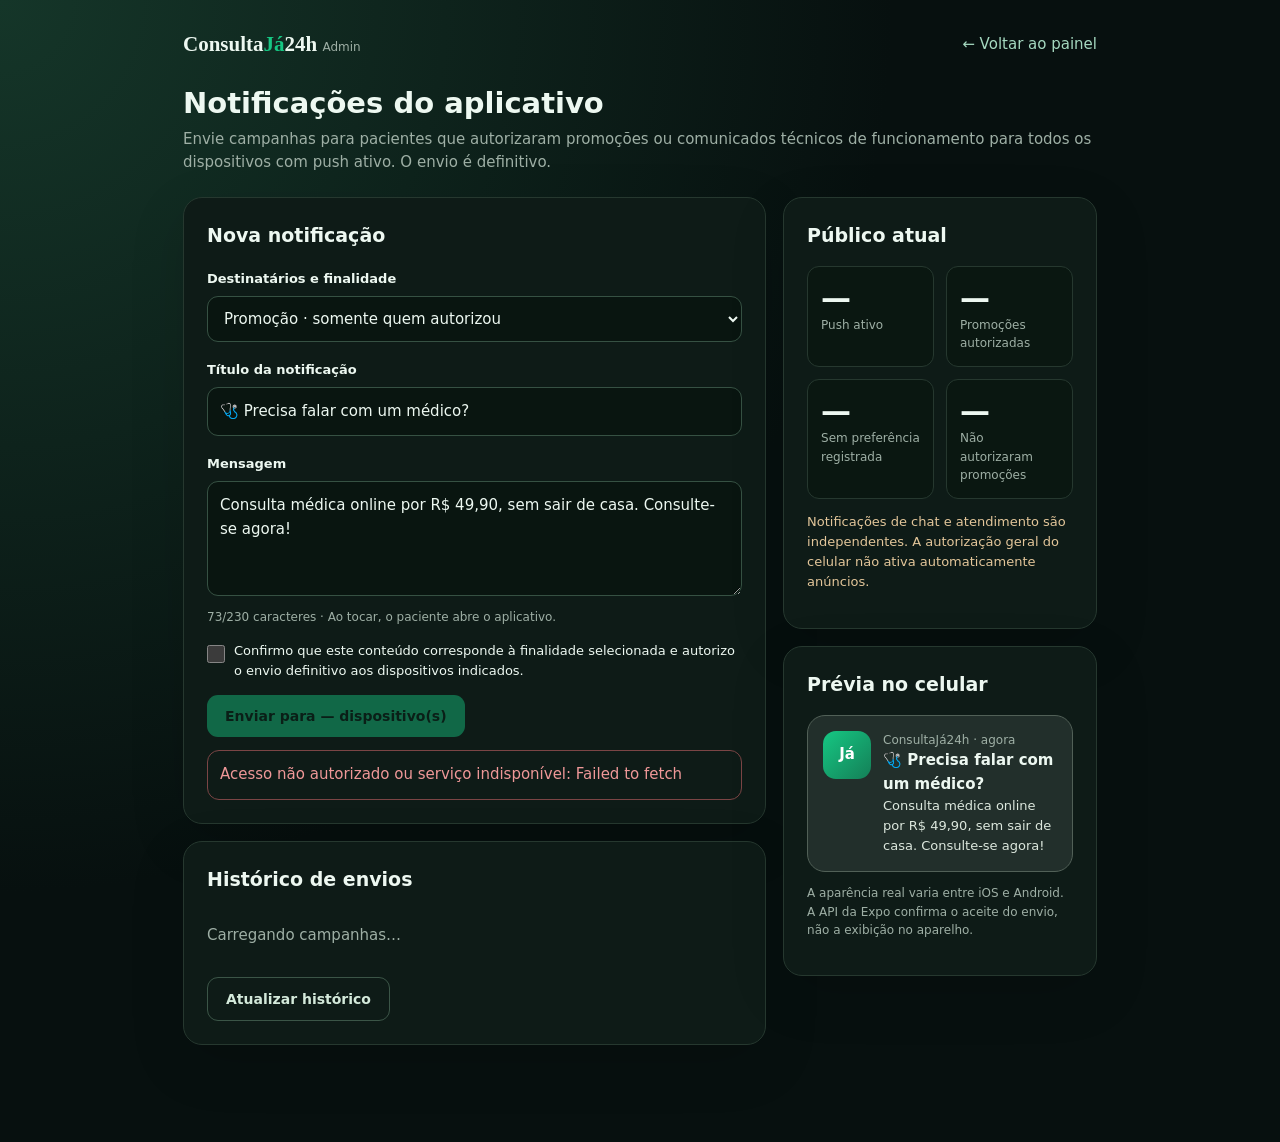
<file: admin-notificacoes.html>
<!doctype html>
<html lang="pt-BR">
<head>
<meta charset="utf-8"><meta name="viewport" content="width=device-width,initial-scale=1">
<title>Notificações do aplicativo · ConsultaJá24h</title>
<style>
:root{color-scheme:dark;--bg:#07100f;--panel:#0e1b17;--line:#26382f;--txt:#edf8f1;--muted:#9eafa5;--green:#16c783;--red:#ef9898}*{box-sizing:border-box}body{margin:0;min-height:100vh;background:radial-gradient(circle at top left,#153629,var(--bg) 52%);font:15px/1.55 system-ui,-apple-system,sans-serif;color:var(--txt)}main{max-width:950px;padding:32px 18px 80px;margin:auto}header{display:flex;justify-content:space-between;align-items:center;gap:15px;margin-bottom:29px}a{color:#a5d9c0;text-decoration:none}.brand{font:700 21px Georgia,serif}.brand span{color:var(--green)}h1{font-size:29px;line-height:1.2;margin:0 0 7px}h2{font-size:19px;margin:0 0 15px}.lead,.muted{color:var(--muted)}.lead{margin:0 0 23px}.layout{display:grid;grid-template-columns:minmax(0,1.3fr) minmax(280px,.7fr);gap:17px}.card{background:var(--panel);border:1px solid var(--line);border-radius:19px;padding:23px;margin-bottom:17px;box-shadow:0 18px 55px #0002}label{display:block;font-weight:600;font-size:13px;margin:18px 0 7px}input,textarea,select{display:block;width:100%;border:1px solid #365143;background:#091510;border-radius:11px;padding:12px;color:var(--txt);font:inherit;outline:none}textarea{min-height:115px;resize:vertical}input:focus,textarea:focus{border-color:var(--green)}button{background:var(--green);border:0;color:#062519;font:700 14px system-ui;padding:13px 18px;border-radius:11px;cursor:pointer}button:disabled{opacity:.45;cursor:default}.secondary{background:transparent;border:1px solid #3b5547;color:#d3e9da}.stat{font-size:30px;font-weight:750;line-height:1.2}.statline{display:grid;grid-template-columns:1fr 1fr;gap:12px}.statitem{background:#0a1711;border-radius:12px;border:1px solid var(--line);padding:13px}.statitem small{display:block;color:var(--muted);font-size:12px}.note{font-size:13px;color:#e3c69a;margin-top:13px}.preview{background:#222f2b;border:1px solid #516057;border-radius:18px;padding:15px;display:flex;align-items:flex-start;gap:12px;margin:13px 0 5px;min-width:0}.appicon{border-radius:13px;width:48px;height:48px;display:grid;place-items:center;background:linear-gradient(135deg,#16c783,#147f57);font-weight:800;color:white;flex:none}.preview-content{min-width:0;overflow-wrap:anywhere}.preview-title{font-weight:700}.preview-message{color:#dce7dd;font-size:13px}.fine{font-size:12px;color:var(--muted)}.status{display:none;margin-top:13px;padding:12px;border:1px solid var(--line);border-radius:12px;white-space:pre-line}.status.show{display:block}.status.error{color:var(--red);border-color:#7b4545}.history{display:grid;gap:10px}.entry{border:1px solid var(--line);padding:13px;border-radius:12px;background:#091510}.entry-title{font-weight:700}.entry-meta{font-size:12px;color:var(--muted);margin-top:5px}.confirm-line{display:flex;gap:9px;align-items:start;margin:14px 0}.confirm-line input{width:18px;height:18px;flex:none;accent-color:var(--green);margin:4px 0 0}.confirm-line label{margin:0;font-weight:400}@media(max-width:720px){.layout{grid-template-columns:1fr}main{padding-top:20px}.card{padding:18px}h1{font-size:25px}}
</style>
</head>
<body>
<main>
<header><div class="brand">Consulta<span>Já</span>24h <small style="font:12px system-ui;color:var(--muted)">Admin</small></div><a href="/">← Voltar ao painel</a></header>
<h1>Notificações do aplicativo</h1>
<p class="lead">Envie campanhas para pacientes que autorizaram promoções ou comunicados técnicos de funcionamento para todos os dispositivos com push ativo. O envio é definitivo.</p>
<div class="layout">
<section>
<div class="card">
<h2>Nova notificação</h2>
<label for="publico">Destinatários e finalidade</label>
<select id="publico">
<option value="marketing_autorizado">Promoção · somente quem autorizou</option>
<option value="tecnico_todos_ativos">Comunicado técnico · todos com push ativo</option>
</select>
<div id="tech-wrap" style="display:none">
<label for="modelo-tecnico">Tipo de aviso técnico</label>
<select id="modelo-tecnico">
<option value="manutencao">Manutenção do aplicativo</option>
<option value="instabilidade">Instabilidade identificada</option>
<option value="normalizado">Funcionamento normalizado</option>
<option value="seguranca">Atualização de segurança</option>
</select>
<p class="note">Os modelos são sugestões: edite o título e a mensagem livremente para comunicar fatos técnicos reais. Avisos gerais não devem divulgar consultas, preços ou ofertas.</p>
</div>
<label for="titulo">Título da notificação</label>
<input id="titulo" maxlength="90" value="🩺 Precisa falar com um médico?" autocomplete="off">
<label for="mensagem">Mensagem</label>
<textarea id="mensagem" maxlength="230">Consulta médica online por R$ 49,90, sem sair de casa. Consulte-se agora!</textarea>
<p class="fine"><span id="contador">0</span>/230 caracteres · Ao tocar, o paciente abre o aplicativo.</p>
<div class="confirm-line"><input type="checkbox" id="confirmar"><label for="confirmar">Confirmo que este conteúdo corresponde à finalidade selecionada e autorizo o envio definitivo aos dispositivos indicados.</label></div>
<button id="enviar" disabled>Enviar notificação</button>
<div id="status" class="status" role="status" aria-live="polite"></div>
</div>
<div class="card">
<h2>Histórico de envios</h2>
<div id="historico" class="history"><p class="muted">Carregando campanhas…</p></div>
<button id="atualizar" class="secondary" style="margin-top:15px">Atualizar histórico</button>
</div>
</section>
<aside>
<div class="card">
<h2>Público atual</h2>
<div class="statline">
<div class="statitem"><span class="stat" id="total">—</span><small>Push ativo</small></div>
<div class="statitem"><span class="stat" id="optins">—</span><small>Promoções autorizadas</small></div>
<div class="statitem"><span class="stat" id="sem">—</span><small>Sem preferência registrada</small></div>
<div class="statitem"><span class="stat" id="nao">—</span><small>Não autorizaram promoções</small></div>
</div>
<p class="note">Notificações de chat e atendimento são independentes. A autorização geral do celular não ativa automaticamente anúncios.</p>
</div>
<div class="card">
<h2>Prévia no celular</h2>
<div class="preview">
<div class="appicon">Já</div>
<div class="preview-content"><div class="fine">ConsultaJá24h · agora</div><div class="preview-title" id="prev-titulo"></div><div class="preview-message" id="prev-mensagem"></div></div>
</div>
<p class="fine">A aparência real varia entre iOS e Android. A API da Expo confirma o aceite do envio, não a exibição no aparelho.</p>
</div>
</aside>
</div>
</main>
<script>
'use strict';
const API='https://triagem-api.onrender.com';
const el=id=>document.getElementById(id);
const title=el('titulo'),message=el('mensagem'),confirm=el('confirmar'),send=el('enviar');
let publico=null,enviando=false;
const tecnicoModelos={
 manutencao:{titulo:'Aviso de manutenção · ConsultaJá24h',mensagem:'Estamos realizando uma manutenção técnica no aplicativo. Algumas funções podem ficar temporariamente indisponíveis.'},
 instabilidade:{titulo:'Instabilidade no aplicativo',mensagem:'Identificamos uma instabilidade técnica no ConsultaJá24h e estamos trabalhando para restabelecer o funcionamento.'},
 normalizado:{titulo:'Funcionamento normalizado',mensagem:'O funcionamento do aplicativo ConsultaJá24h foi normalizado. Obrigado pela compreensão.'},
 seguranca:{titulo:'Aviso de segurança do aplicativo',mensagem:'Há uma atualização importante de segurança disponível. Atualize o ConsultaJá24h pela loja oficial do seu celular.'}
};
function isTecnico(){return el('publico').value==='tecnico_todos_ativos'}
function destinatarios(){return Number(isTecnico()?publico?.push_ativos:publico?.promocionais)||0}
function atualizarFinalidade(){
 const tecnico=isTecnico();
 el('tech-wrap').style.display=tecnico?'block':'none';
 title.readOnly=false;message.readOnly=false;
 if(tecnico){
  const modelo=tecnicoModelos[el('modelo-tecnico').value];
  title.value=modelo.titulo;message.value=modelo.mensagem;
 } else {
  title.value='🩺 Precisa falar com um médico?';
  message.value='Consulta médica online por R$ 49,90, sem sair de casa. Consulte-se agora!';
 }
 confirm.checked=false;
 preview();
}
function headers(json=false){
 const token=localStorage.getItem('token')||'';
 const password=sessionStorage.getItem('adminPwd')||'';
 return {...(token?{Authorization:'Bearer '+token}:{}),...(password?{'x-admin-password':password}:{}),...(json?{'Content-Type':'application/json'}:{})};
}
async function request(path,opts={}){
 const res=await fetch(API+path,{...opts,headers:{...headers(!!opts.body),...(opts.headers||{})},cache:'no-store'});
 const data=await res.json().catch(()=>({}));
 if(!res.ok||data.ok===false) throw new Error(data.error||('HTTP '+res.status));
 return data;
}
function status(msg,isError=false){
 const e=el('status');e.textContent=msg;e.className='status show'+(isError?' error':'');
}
function refreshButton(){
 send.disabled=enviando||!confirm.checked||!publico||destinatarios()<=0||!title.value.trim()||!message.value.trim();
 send.textContent=enviando?'Enviando…':'Enviar para '+(publico?destinatarios():'—')+' dispositivo(s)';
}
function preview(){
 el('prev-titulo').textContent=title.value||'Título';
 el('prev-mensagem').textContent=message.value||'Mensagem';
 el('contador').textContent=message.value.length;
 refreshButton();
}
function date(v){return v?new Date(v).toLocaleString('pt-BR'):'—'}
async function loadPublico(){
 const data=await request('/api/admin/push/publico');
 publico=data;
 el('total').textContent=data.push_ativos;
 el('optins').textContent=data.promocionais;
 el('sem').textContent=data.sem_preferencia;
 el('nao').textContent=data.recusados;
 refreshButton();
}
async function loadHistory(){
 const data=await request('/api/admin/push/campanhas');
 const container=el('historico');container.replaceChildren();
 if(!data.campanhas?.length){container.textContent='Nenhum envio pelo painel ainda.';return;}
 for(const item of data.campanhas){
  const wrap=document.createElement('div');wrap.className='entry';
  const t=document.createElement('div');t.className='entry-title';t.textContent=item.titulo;
  const m=document.createElement('div');m.textContent=item.mensagem;
  const meta=document.createElement('div');meta.className='entry-meta';
  meta.textContent=date(item.criado_em)+' · '+item.status+' · Expo aceitou '+item.aceitos+' / '+item.elegiveis+' · Falhas '+item.falhas;
  wrap.append(t,m,meta);container.append(wrap);
 }
}
async function enviar(){
 if(send.disabled||enviando||!publico)return;
 const titulo=title.value.trim(),mensagem=message.value.trim(),destinos=destinatarios();
 if(!window.confirm('Enviar agora este '+(isTecnico()?'comunicado técnico':'aviso promocional')+' para até '+destinos+' dispositivo(s)? O disparo é definitivo.'))return;
 enviando=true;refreshButton();
 const id=crypto.randomUUID();
 try{
  const data=await request('/api/admin/push/campanhas',{method:'POST',body:JSON.stringify({id,titulo,mensagem,publico:el('publico').value,...(isTecnico()?{modelo_tecnico:el('modelo-tecnico').value,confirmacao_tecnica:true}:{})})});
  status('Campanha concluída. A Expo aceitou '+data.aceitos+' envio(s) de '+data.elegiveis+' elegíveis. Falhas: '+data.falhas+'.\nA confirmação de entrega no aparelho depende da Expo/Apple/Google.');
  confirm.checked=false;
  await Promise.all([loadPublico(),loadHistory()]);
 }catch(e){
  status('Não foi possível confirmar o envio: '+e.message+'\nConfira o histórico antes de tentar novamente.',true);
  await loadHistory().catch(()=>{});
 }finally{enviando=false;refreshButton();}
}
title.addEventListener('input',preview);message.addEventListener('input',preview);
el('publico').addEventListener('change',atualizarFinalidade);
el('modelo-tecnico').addEventListener('change',atualizarFinalidade);
confirm.addEventListener('change',refreshButton);send.addEventListener('click',enviar);
el('atualizar').addEventListener('click',()=>Promise.all([loadPublico(),loadHistory()]).catch(e=>status(e.message,true)));
atualizarFinalidade();
Promise.all([loadPublico(),loadHistory()]).catch(e=>{send.disabled=true;status('Acesso não autorizado ou serviço indisponível: '+e.message,true);});
</script>
</body>
</html>
</file>
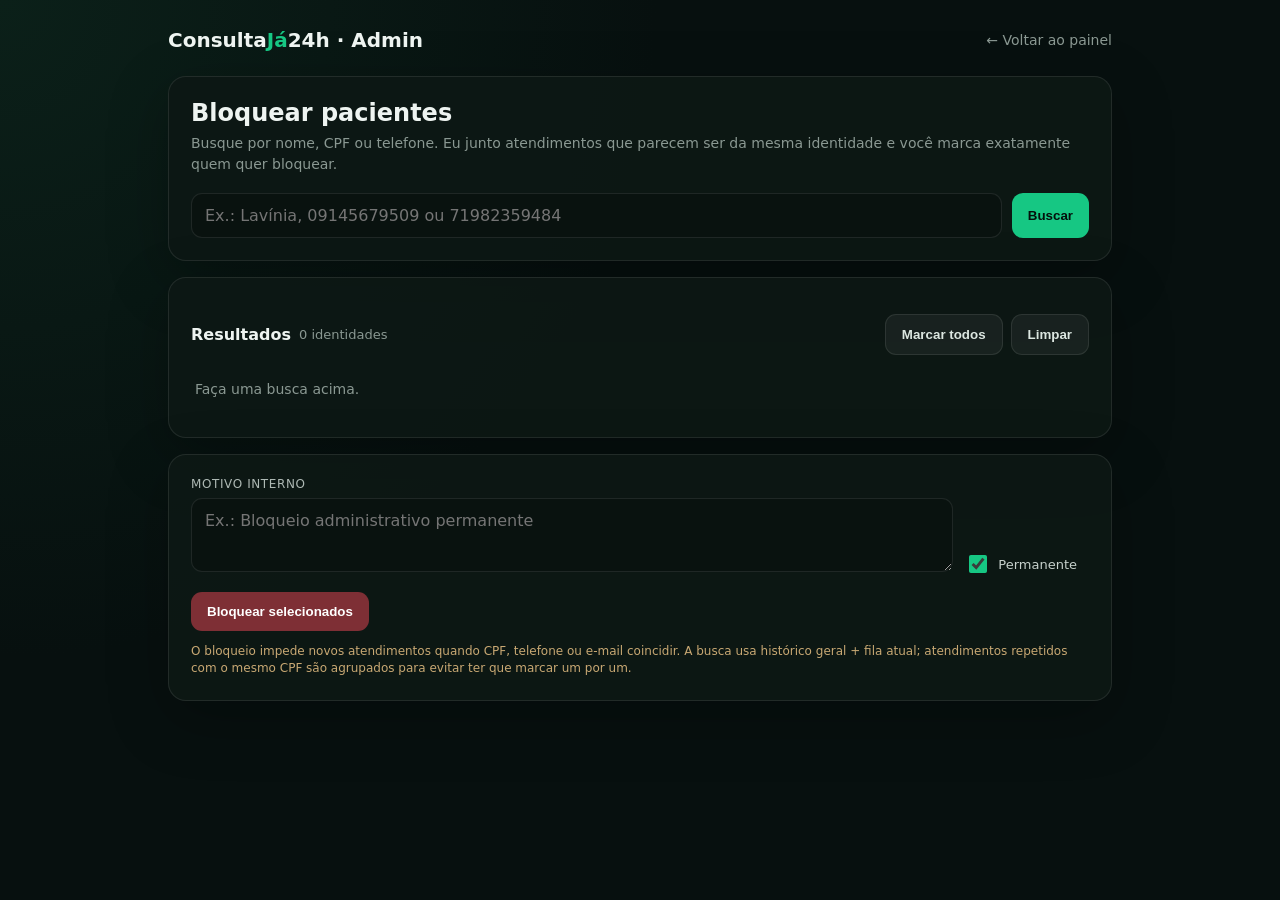
<file: admin-pacientes.html>
<!doctype html>
<html lang="pt-BR">
<head>
<meta charset="utf-8" />
<meta name="viewport" content="width=device-width,initial-scale=1" />
<title>Bloqueio de pacientes · ConsultaJá24h</title>
<style>
:root{--bg:#07100f;--card:#0d1815;--line:rgba(255,255,255,.09);--text:#eef4f1;--muted:#8a9892;--green:#16c783;--red:#e27676;--amber:#d6aa62}
*{box-sizing:border-box}body{margin:0;background:radial-gradient(circle at top left,#0b2019 0,#07100f 42%);color:var(--text);font-family:Inter,system-ui,-apple-system,BlinkMacSystemFont,"Segoe UI",sans-serif;min-height:100vh}.wrap{max-width:980px;margin:0 auto;padding:28px 18px 48px}.top{display:flex;align-items:center;justify-content:space-between;gap:16px;margin-bottom:24px}.brand{font-size:20px;font-weight:700}.brand b{color:var(--green)}.back{color:var(--muted);text-decoration:none;font-size:14px}.card{background:rgba(13,24,21,.94);border:1px solid var(--line);border-radius:18px;padding:22px;box-shadow:0 18px 60px rgba(0,0,0,.28);margin-bottom:16px}h1{font-size:24px;margin:0 0 6px}.sub{color:var(--muted);font-size:14px;line-height:1.5}.searchrow{display:flex;gap:10px;margin-top:18px}.searchrow input{flex:1}.field label{display:block;font-size:12px;color:#aeb9b4;margin:0 0 7px;text-transform:uppercase;letter-spacing:.05em}input,textarea{width:100%;border:1px solid var(--line);border-radius:11px;background:#09120f;color:var(--text);padding:12px 13px;font:inherit;outline:none}input:focus,textarea:focus{border-color:rgba(22,199,131,.55)}textarea{min-height:74px;resize:vertical}.btn{border:0;border-radius:11px;padding:12px 16px;font-weight:700;cursor:pointer}.btn-green{background:var(--green);color:#04100b}.btn-danger{background:#7e2f35;color:#fff}.btn-ghost{background:rgba(255,255,255,.05);color:#dce7e1;border:1px solid var(--line)}.btn:disabled{opacity:.55;cursor:not-allowed}.toolbar{display:flex;align-items:center;justify-content:space-between;gap:10px;margin:14px 0 8px}.toolbar-left,.toolbar-right{display:flex;align-items:center;gap:8px;flex-wrap:wrap}.meta{font-size:13px;color:var(--muted)}.results{display:grid;gap:10px}.candidate{display:grid;grid-template-columns:auto 1fr auto;gap:12px;align-items:start;padding:14px;border:1px solid var(--line);border-radius:13px;background:rgba(255,255,255,.025)}.candidate:hover{border-color:rgba(22,199,131,.24)}.candidate input[type=checkbox]{width:19px;height:19px;accent-color:var(--green);margin-top:3px}.name{font-weight:700;font-size:15px}.aliases{color:#a7b2ad;font-size:12px;margin-top:3px}.ids{font-size:12px;color:var(--muted);line-height:1.55;margin-top:7px}.badge{font-size:11px;border-radius:999px;padding:4px 8px;background:rgba(255,255,255,.06);color:#bec8c3;white-space:nowrap}.badge.live{background:rgba(22,199,131,.1);color:#8ce3bd}.badge.multi{background:rgba(214,170,98,.1);color:#e0c68f}.empty{padding:18px 4px;color:var(--muted);font-size:14px}.status{display:none;margin-top:14px;padding:12px 14px;border-radius:11px;font-size:14px;line-height:1.45}.status.ok{display:block;background:rgba(22,199,131,.1);border:1px solid rgba(22,199,131,.25);color:#8ce3bd}.status.err{display:block;background:rgba(226,118,118,.1);border:1px solid rgba(226,118,118,.25);color:#ffb0b0}.status.info{display:block;background:rgba(255,255,255,.04);border:1px solid var(--line);color:#cdd7d2}.blockbox{display:grid;grid-template-columns:1fr auto auto;gap:12px;align-items:end}.checkrow{display:flex;align-items:center;gap:8px;font-size:13px;color:#c7d1cc}.checkrow input{width:18px;height:18px;accent-color:var(--green)}.days{width:110px}.warn{margin-top:12px;color:#c8a873;font-size:12px;line-height:1.45}@media(max-width:720px){.top{align-items:flex-start;flex-direction:column}.searchrow,.blockbox{grid-template-columns:1fr;display:grid}.toolbar{align-items:flex-start;flex-direction:column}.candidate{grid-template-columns:auto 1fr}.candidate .badges{grid-column:2}.days{width:100%}}
</style>
</head>
<body>
<div class="wrap">
  <div class="top"><div class="brand">Consulta<b>Já</b>24h · Admin</div><a class="back" href="/">← Voltar ao painel</a></div>

  <section class="card">
    <h1>Bloquear pacientes</h1>
    <div class="sub">Busque por nome, CPF ou telefone. Eu junto atendimentos que parecem ser da mesma identidade e você marca exatamente quem quer bloquear.</div>
    <div class="searchrow">
      <input id="busca" autocomplete="off" placeholder="Ex.: Lavínia, 09145679509 ou 71982359484" />
      <button id="btn-buscar" class="btn btn-green">Buscar</button>
    </div>
    <div id="status-busca" class="status"></div>
  </section>

  <section class="card">
    <div class="toolbar">
      <div class="toolbar-left">
        <strong>Resultados</strong>
        <span id="count" class="meta">0 identidades</span>
      </div>
      <div class="toolbar-right">
        <button id="marcar-todos" class="btn btn-ghost" type="button">Marcar todos</button>
        <button id="desmarcar-todos" class="btn btn-ghost" type="button">Limpar</button>
      </div>
    </div>
    <div id="resultados" class="results"><div class="empty">Faça uma busca acima.</div></div>
  </section>

  <section class="card">
    <div class="blockbox">
      <div class="field"><label for="motivo">Motivo interno</label><textarea id="motivo" placeholder="Ex.: Bloqueio administrativo permanente"></textarea></div>
      <label class="checkrow"><input id="permanente" type="checkbox" checked /> Permanente</label>
      <div id="dias-wrap" class="field days" style="display:none"><label for="dias">Dias</label><input id="dias" type="number" min="1" max="90" value="30" /></div>
    </div>
    <div style="margin-top:16px"><button id="bloquear" class="btn btn-danger">Bloquear selecionados</button></div>
    <div id="status" class="status"></div>
    <div class="warn">O bloqueio impede novos atendimentos quando CPF, telefone ou e-mail coincidir. A busca usa histórico geral + fila atual; atendimentos repetidos com o mesmo CPF são agrupados para evitar ter que marcar um por um.</div>
  </section>
</div>
<script>
const API='https://triagem-api.onrender.com';
const $=id=>document.getElementById(id);
const digits=v=>String(v||'').replace(/\D/g,'');
const normEmail=v=>String(v||'').trim().toLowerCase();
const uniq=a=>Array.from(new Set(a.filter(Boolean)));
let candidatos=[];

function authHeaders(json=false){
  const token=localStorage.getItem('token')||'';
  const adminPwd=sessionStorage.getItem('adminPwd')||'';
  const h={};
  if(token)h.Authorization='Bearer '+token;
  if(adminPwd)h['x-admin-password']=adminPwd;
  if(json)h['Content-Type']='application/json';
  return h;
}
function setStatus(id,msg,type){const el=$(id);el.className='status '+type;el.textContent=msg}
function esc(v){return String(v??'').replace(/[&<>"']/g,m=>({'&':'&amp;','<':'&lt;','>':'&gt;','"':'&quot;',"'":'&#039;'}[m]))}
function fmtCpf(v){const d=digits(v);return d.length===11?d.replace(/(\d{3})(\d{3})(\d{3})(\d{2})/,'$1.$2.$3-$4'):d}
function fmtTel(v){const d=digits(v);return d.length===11?d.replace(/(\d{2})(\d{5})(\d{4})/,'($1) $2-$3'):d}
function matchLocal(a,q){const s=[a.nome,a.cpf,a.tel,a.email].join(' ').toLowerCase();const qn=q.toLowerCase();const qd=digits(q);return s.includes(qn)||(qd&&digits(s).includes(qd))}

function agrupar(rows){
  const groups=[];
  function findGroup(r){
    const cpf=digits(r.cpf),tel=digits(r.tel),email=normEmail(r.email);
    return groups.find(g=>(cpf&&g.cpfs.includes(cpf))||(tel&&g.tels.includes(tel))||(email&&g.emails.includes(email)));
  }
  rows.forEach(r=>{
    const cpf=digits(r.cpf),tel=digits(r.tel),email=normEmail(r.email),nome=String(r.nome||r.paciente_nome||'').trim();
    let g=findGroup({cpf,tel,email});
    if(!g){g={key:'g'+groups.length,nomes:[],cpfs:[],tels:[],emails:[],rows:[],live:false};groups.push(g)}
    if(nome&&!g.nomes.includes(nome))g.nomes.push(nome);
    if(cpf&&!g.cpfs.includes(cpf))g.cpfs.push(cpf);
    if(tel&&!g.tels.includes(tel))g.tels.push(tel);
    if(email&&!g.emails.includes(email))g.emails.push(email);
    g.rows.push(r);
    if(r.__live)g.live=true;
  });
  return groups.map((g,i)=>({...g,key:'cand-'+i,nome:g.nomes[0]||'Paciente sem nome',selected:false}));
}

async function buscar(){
  const q=$('busca').value.trim();
  if(q.length<2){setStatus('status-busca','Digite pelo menos 2 caracteres.','err');return}
  const token=localStorage.getItem('token')||'';
  if(!token){setStatus('status-busca','Sessão do painel não encontrada. Volte, faça login e tente novamente.','err');return}
  $('btn-buscar').disabled=true;$('btn-buscar').textContent='Buscando...';
  setStatus('status-busca','Procurando no histórico e na fila atual...','info');
  try{
    const [histRes,filaRes]=await Promise.all([
      fetch(API+'/api/admin/historico?busca='+encodeURIComponent(q),{headers:authHeaders()}),
      fetch(API+'/api/fila',{headers:authHeaders()})
    ]);
    const hist=await histRes.json().catch(()=>({}));
    const fila=await filaRes.json().catch(()=>({}));
    if(!histRes.ok)throw new Error(hist.error||'Não foi possível pesquisar o histórico');
    const historico=Array.isArray(hist.historico)?hist.historico:[];
    const atuais=(Array.isArray(fila.fila)?fila.fila:[]).filter(a=>matchLocal(a,q)).map(a=>({...a,__live:true}));
    const seen=new Set();
    const rows=[...atuais,...historico].filter(r=>{const id=String(r.id||'');const k=id?'id:'+id:[r.nome,r.cpf,r.tel,r.email].join('|');if(seen.has(k))return false;seen.add(k);return true});
    candidatos=agrupar(rows);
    render();
    setStatus('status-busca',candidatos.length?('Encontradas '+candidatos.length+' identidade(s) relacionada(s).'):'Nenhum paciente encontrado.','info');
  }catch(e){candidatos=[];render();setStatus('status-busca',e.message||'Erro de conexão.','err')}
  finally{$('btn-buscar').disabled=false;$('btn-buscar').textContent='Buscar'}
}

function render(){
  $('count').textContent=candidatos.length+' identidade'+(candidatos.length===1?'':'s');
  if(!candidatos.length){$('resultados').innerHTML='<div class="empty">Nenhum resultado.</div>';return}
  $('resultados').innerHTML=candidatos.map((g,i)=>{
    const alias=g.nomes.length>1?'<div class="aliases">Também apareceu como: '+g.nomes.slice(1).map(esc).join(' · ')+'</div>':'';
    const ids=[...g.cpfs.map(x=>'CPF '+fmtCpf(x)),...g.tels.map(x=>'Tel '+fmtTel(x)),...g.emails.map(x=>'E-mail '+x)].map(esc).join('<br>');
    const multi=g.rows.length>1?'<span class="badge multi">'+g.rows.length+' atendimentos</span>':'';
    const live=g.live?'<span class="badge live">na fila atual</span>':'';
    return '<label class="candidate"><input class="cand-check" type="checkbox" data-i="'+i+'" '+(g.selected?'checked':'')+'><div><div class="name">'+esc(g.nome)+'</div>'+alias+'<div class="ids">'+(ids||'Sem identificador forte')+'</div></div><div class="badges">'+live+' '+multi+'</div></label>';
  }).join('');
  document.querySelectorAll('.cand-check').forEach(cb=>cb.addEventListener('change',e=>{candidatos[Number(e.target.dataset.i)].selected=e.target.checked}));
}

async function bloquearSelecionados(){
  const sel=candidatos.filter(c=>c.selected);
  if(!sel.length){setStatus('status','Marque pelo menos uma identidade.','err');return}
  const motivo=$('motivo').value.trim()||'Bloqueio administrativo';
  const permanente=$('permanente').checked;
  const dias=Math.max(1,Math.min(90,parseInt($('dias').value||'30',10)||30));
  const resumo=sel.map(g=>'• '+g.nome+(g.cpfs[0]?' · CPF '+fmtCpf(g.cpfs[0]):g.tels[0]?' · '+fmtTel(g.tels[0]):'')).join('\n');
  if(!confirm('Bloquear '+sel.length+' identidade(s)?\n\n'+resumo))return;
  const btn=$('bloquear');btn.disabled=true;btn.textContent='Bloqueando...';
  let ok=0,erros=[];
  for(const g of sel){
    const payload={nome:g.nome,cpf:g.cpfs[0]||'',tel:g.tels[0]||'',email:g.emails[0]||'',motivo,permanente,dias};
    if(!payload.cpf&&!payload.tel&&!payload.email){erros.push(g.nome+': sem CPF/telefone/e-mail');continue}
    try{
      const r=await fetch(API+'/api/admin/pacientes/bloquear',{method:'POST',headers:authHeaders(true),body:JSON.stringify(payload)});
      const d=await r.json().catch(()=>({}));
      if(!r.ok)throw new Error(d.error||d.message||('HTTP '+r.status));
      ok++;
    }catch(e){erros.push(g.nome+': '+(e.message||'erro'))}
  }
  btn.disabled=false;btn.textContent='Bloquear selecionados';
  if(ok&& !erros.length)setStatus('status',ok+' identidade(s) bloqueada(s) com sucesso.','ok');
  else if(ok)setStatus('status',ok+' bloqueada(s); '+erros.length+' falharam: '+erros.join(' | '),'err');
  else setStatus('status','Nenhum bloqueio foi aplicado: '+erros.join(' | '),'err');
}

$('btn-buscar').addEventListener('click',buscar);
$('busca').addEventListener('keydown',e=>{if(e.key==='Enter')buscar()});
$('marcar-todos').addEventListener('click',()=>{candidatos.forEach(c=>c.selected=true);render()});
$('desmarcar-todos').addEventListener('click',()=>{candidatos.forEach(c=>c.selected=false);render()});
$('permanente').addEventListener('change',()=>{$('dias-wrap').style.display=$('permanente').checked?'none':'block'});
$('bloquear').addEventListener('click',bloquearSelecionados);
</script>
</body>
</html>
</file>
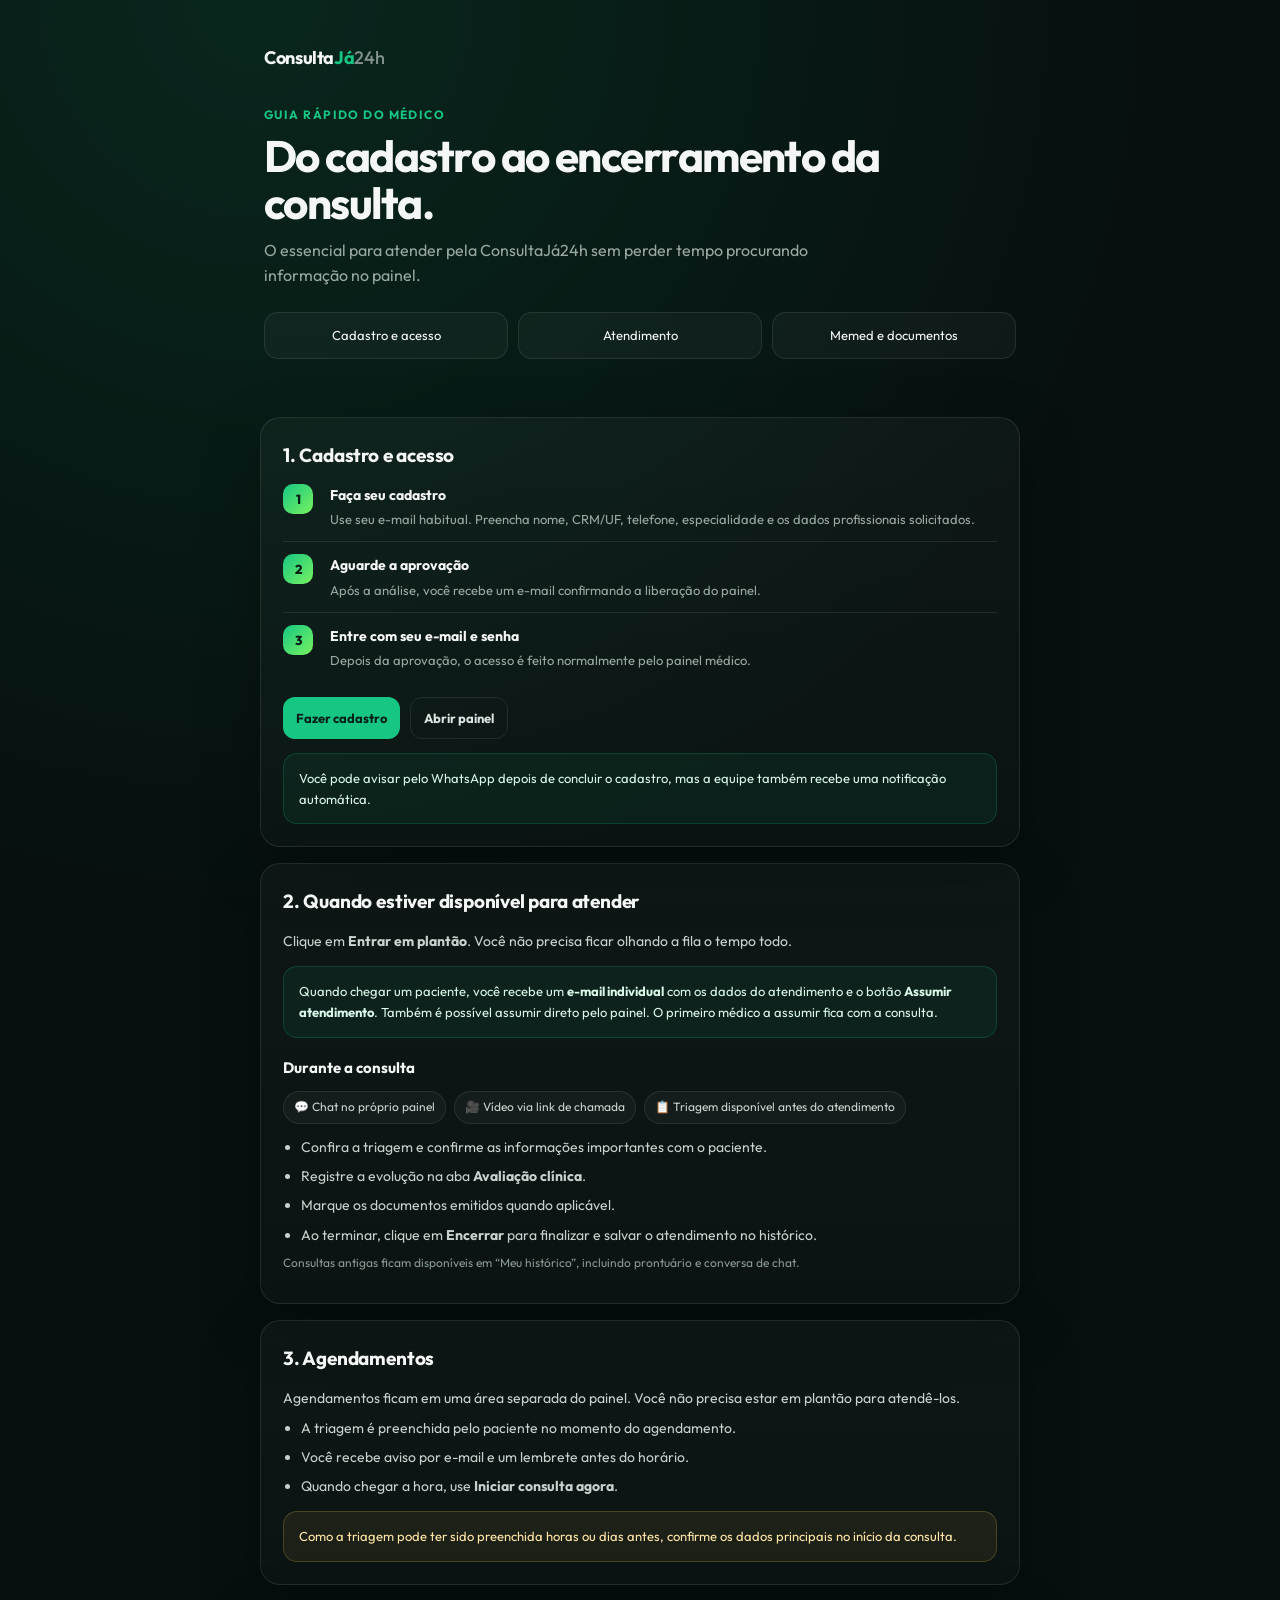
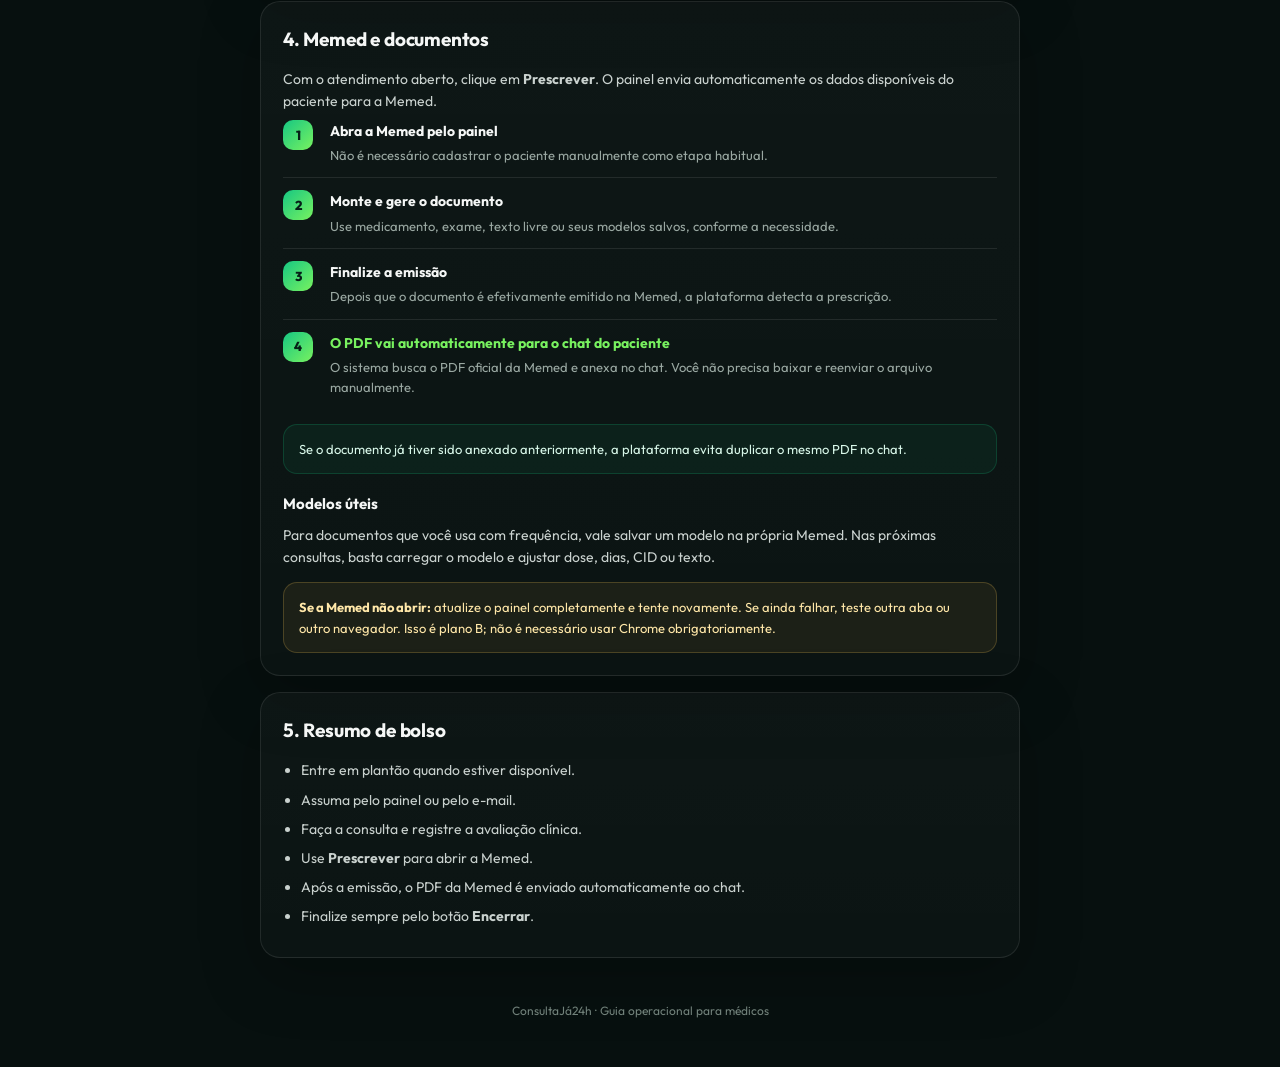
<file: instrucoes-medicos.html>
<!DOCTYPE html>
<html lang="pt-BR">
<head>
<meta charset="UTF-8"/>
<meta name="viewport" content="width=device-width,initial-scale=1"/>
<meta name="theme-color" content="#07100f"/>
<title>Instruções para médicos · ConsultaJá24h</title>
<link href="https://fonts.googleapis.com/css2?family=Outfit:wght@400;500;600;700&display=swap" rel="stylesheet"/>
<style>
:root{--bg:#07100f;--card:#0c1714;--card2:#101f1a;--text:#f5f7f6;--muted:#9aa8a2;--green:#16c783;--lime:#78f25f;--line:rgba(255,255,255,.09);--warn:#f6c453;--shadow:0 20px 60px rgba(0,0,0,.25)}
*{box-sizing:border-box}html{scroll-behavior:smooth}body{margin:0;background:radial-gradient(circle at 20% 0%,rgba(22,199,131,.12),transparent 32%),var(--bg);color:var(--text);font-family:'Outfit',system-ui,-apple-system,sans-serif;line-height:1.58;padding:22px 14px 46px}.wrap{max-width:760px;margin:auto}.top{padding:22px 4px 18px}.brand{font-size:18px;font-weight:700;letter-spacing:-.02em}.brand .ja{color:var(--green)}.brand .h{color:#83928c;font-weight:500}.eyebrow{margin-top:34px;color:var(--green);font-size:12px;font-weight:700;text-transform:uppercase;letter-spacing:.12em}.hero h1{font-size:clamp(30px,7vw,44px);line-height:1.05;margin:8px 0 12px;letter-spacing:-.035em}.hero p{margin:0;color:var(--muted);font-size:16px;max-width:620px}.quick{display:grid;grid-template-columns:repeat(3,1fr);gap:10px;margin:24px 0}.quick a{display:block;text-decoration:none;color:var(--text);background:rgba(255,255,255,.035);border:1px solid var(--line);padding:12px;border-radius:14px;font-size:13px;text-align:center}.quick a:hover{border-color:rgba(22,199,131,.45);background:rgba(22,199,131,.06)}.section{background:linear-gradient(180deg,rgba(255,255,255,.03),rgba(255,255,255,.018));border:1px solid var(--line);border-radius:20px;padding:22px;margin:16px 0;box-shadow:var(--shadow)}.section h2{font-size:19px;margin:0 0 14px;letter-spacing:-.01em}.section h3{font-size:15px;margin:18px 0 8px}.section p{color:#cad2cf;margin:8px 0;font-size:14px}.step{display:grid;grid-template-columns:34px 1fr;gap:13px;padding:12px 0;border-top:1px solid var(--line)}.step:first-of-type{border-top:0;padding-top:0}.n{width:30px;height:30px;border-radius:10px;background:linear-gradient(135deg,var(--green),var(--lime));color:#062018;font-weight:800;display:flex;align-items:center;justify-content:center;font-size:13px}.step strong{display:block;font-size:14px;margin-bottom:3px}.step span{display:block;color:var(--muted);font-size:13px}.callout{border-radius:14px;padding:14px 15px;margin-top:14px;background:rgba(22,199,131,.07);border:1px solid rgba(22,199,131,.2);font-size:13px;color:#d8f7e9}.warn{background:rgba(246,196,83,.07);border-color:rgba(246,196,83,.22);color:#ffe7a8}.pill{display:inline-flex;align-items:center;gap:7px;border:1px solid var(--line);background:rgba(255,255,255,.035);padding:6px 10px;border-radius:999px;font-size:12px;color:#cbd4d0;margin:4px 5px 4px 0}.actions{display:flex;gap:10px;flex-wrap:wrap;margin-top:14px}.btn{display:inline-flex;align-items:center;justify-content:center;text-decoration:none;font-weight:700;font-size:13px;padding:10px 13px;border-radius:12px;background:var(--green);color:#042018}.btn.secondary{background:transparent;color:#d9e3df;border:1px solid var(--line)}ul{padding-left:18px;margin:8px 0}li{color:#c9d1ce;font-size:14px;margin:7px 0}.mini{font-size:12px!important;color:#899892!important}.footer{text-align:center;color:#71817a;font-size:12px;padding:28px 8px 0}.good{color:var(--lime)}@media(max-width:620px){body{padding:14px 10px 34px}.section{padding:18px;border-radius:16px}.quick{grid-template-columns:1fr}.hero h1{font-size:34px}.actions .btn{width:100%}}
</style>
</head>
<body>
<div class="wrap">
  <div class="top">
    <div class="brand">Consulta<span class="ja">Já</span><span class="h">24h</span></div>
    <div class="eyebrow">Guia rápido do médico</div>
    <div class="hero">
      <h1>Do cadastro ao encerramento da consulta.</h1>
      <p>O essencial para atender pela ConsultaJá24h sem perder tempo procurando informação no painel.</p>
    </div>
    <div class="quick">
      <a href="#inicio">Cadastro e acesso</a>
      <a href="#atendimento">Atendimento</a>
      <a href="#memed">Memed e documentos</a>
    </div>
  </div>

  <section class="section" id="inicio">
    <h2>1. Cadastro e acesso</h2>
    <div class="step"><div class="n">1</div><div><strong>Faça seu cadastro</strong><span>Use seu e-mail habitual. Preencha nome, CRM/UF, telefone, especialidade e os dados profissionais solicitados.</span></div></div>
    <div class="step"><div class="n">2</div><div><strong>Aguarde a aprovação</strong><span>Após a análise, você recebe um e-mail confirmando a liberação do painel.</span></div></div>
    <div class="step"><div class="n">3</div><div><strong>Entre com seu e-mail e senha</strong><span>Depois da aprovação, o acesso é feito normalmente pelo painel médico.</span></div></div>
    <div class="actions">
      <a class="btn" href="https://painel.consultaja24h.com.br/medico-cadastro.html">Fazer cadastro</a>
      <a class="btn secondary" href="https://painel.consultaja24h.com.br">Abrir painel</a>
    </div>
    <div class="callout">Você pode avisar pelo WhatsApp depois de concluir o cadastro, mas a equipe também recebe uma notificação automática.</div>
  </section>

  <section class="section" id="atendimento">
    <h2>2. Quando estiver disponível para atender</h2>
    <p>Clique em <strong>Entrar em plantão</strong>. Você não precisa ficar olhando a fila o tempo todo.</p>
    <div class="callout">Quando chegar um paciente, você recebe um <strong>e-mail individual</strong> com os dados do atendimento e o botão <strong>Assumir atendimento</strong>. Também é possível assumir direto pelo painel. O primeiro médico a assumir fica com a consulta.</div>
    <h3>Durante a consulta</h3>
    <div>
      <span class="pill">💬 Chat no próprio painel</span>
      <span class="pill">🎥 Vídeo via link de chamada</span>
      <span class="pill">📋 Triagem disponível antes do atendimento</span>
    </div>
    <ul>
      <li>Confira a triagem e confirme as informações importantes com o paciente.</li>
      <li>Registre a evolução na aba <strong>Avaliação clínica</strong>.</li>
      <li>Marque os documentos emitidos quando aplicável.</li>
      <li>Ao terminar, clique em <strong>Encerrar</strong> para finalizar e salvar o atendimento no histórico.</li>
    </ul>
    <p class="mini">Consultas antigas ficam disponíveis em “Meu histórico”, incluindo prontuário e conversa de chat.</p>
  </section>

  <section class="section">
    <h2>3. Agendamentos</h2>
    <p>Agendamentos ficam em uma área separada do painel. Você não precisa estar em plantão para atendê-los.</p>
    <ul>
      <li>A triagem é preenchida pelo paciente no momento do agendamento.</li>
      <li>Você recebe aviso por e-mail e um lembrete antes do horário.</li>
      <li>Quando chegar a hora, use <strong>Iniciar consulta agora</strong>.</li>
    </ul>
    <div class="callout warn">Como a triagem pode ter sido preenchida horas ou dias antes, confirme os dados principais no início da consulta.</div>
  </section>

  <section class="section" id="memed">
    <h2>4. Memed e documentos</h2>
    <p>Com o atendimento aberto, clique em <strong>Prescrever</strong>. O painel envia automaticamente os dados disponíveis do paciente para a Memed.</p>

    <div class="step"><div class="n">1</div><div><strong>Abra a Memed pelo painel</strong><span>Não é necessário cadastrar o paciente manualmente como etapa habitual.</span></div></div>
    <div class="step"><div class="n">2</div><div><strong>Monte e gere o documento</strong><span>Use medicamento, exame, texto livre ou seus modelos salvos, conforme a necessidade.</span></div></div>
    <div class="step"><div class="n">3</div><div><strong>Finalize a emissão</strong><span>Depois que o documento é efetivamente emitido na Memed, a plataforma detecta a prescrição.</span></div></div>
    <div class="step"><div class="n">4</div><div><strong class="good">O PDF vai automaticamente para o chat do paciente</strong><span>O sistema busca o PDF oficial da Memed e anexa no chat. Você não precisa baixar e reenviar o arquivo manualmente.</span></div></div>

    <div class="callout">Se o documento já tiver sido anexado anteriormente, a plataforma evita duplicar o mesmo PDF no chat.</div>

    <h3>Modelos úteis</h3>
    <p>Para documentos que você usa com frequência, vale salvar um modelo na própria Memed. Nas próximas consultas, basta carregar o modelo e ajustar dose, dias, CID ou texto.</p>

    <div class="callout warn"><strong>Se a Memed não abrir:</strong> atualize o painel completamente e tente novamente. Se ainda falhar, teste outra aba ou outro navegador. Isso é plano B; não é necessário usar Chrome obrigatoriamente.</div>
  </section>

  <section class="section">
    <h2>5. Resumo de bolso</h2>
    <ul>
      <li>Entre em plantão quando estiver disponível.</li>
      <li>Assuma pelo painel ou pelo e-mail.</li>
      <li>Faça a consulta e registre a avaliação clínica.</li>
      <li>Use <strong>Prescrever</strong> para abrir a Memed.</li>
      <li>Após a emissão, o PDF da Memed é enviado automaticamente ao chat.</li>
      <li>Finalize sempre pelo botão <strong>Encerrar</strong>.</li>
    </ul>
  </section>

  <div class="footer">ConsultaJá24h · Guia operacional para médicos</div>
</div>
</body>
</html>
</file>
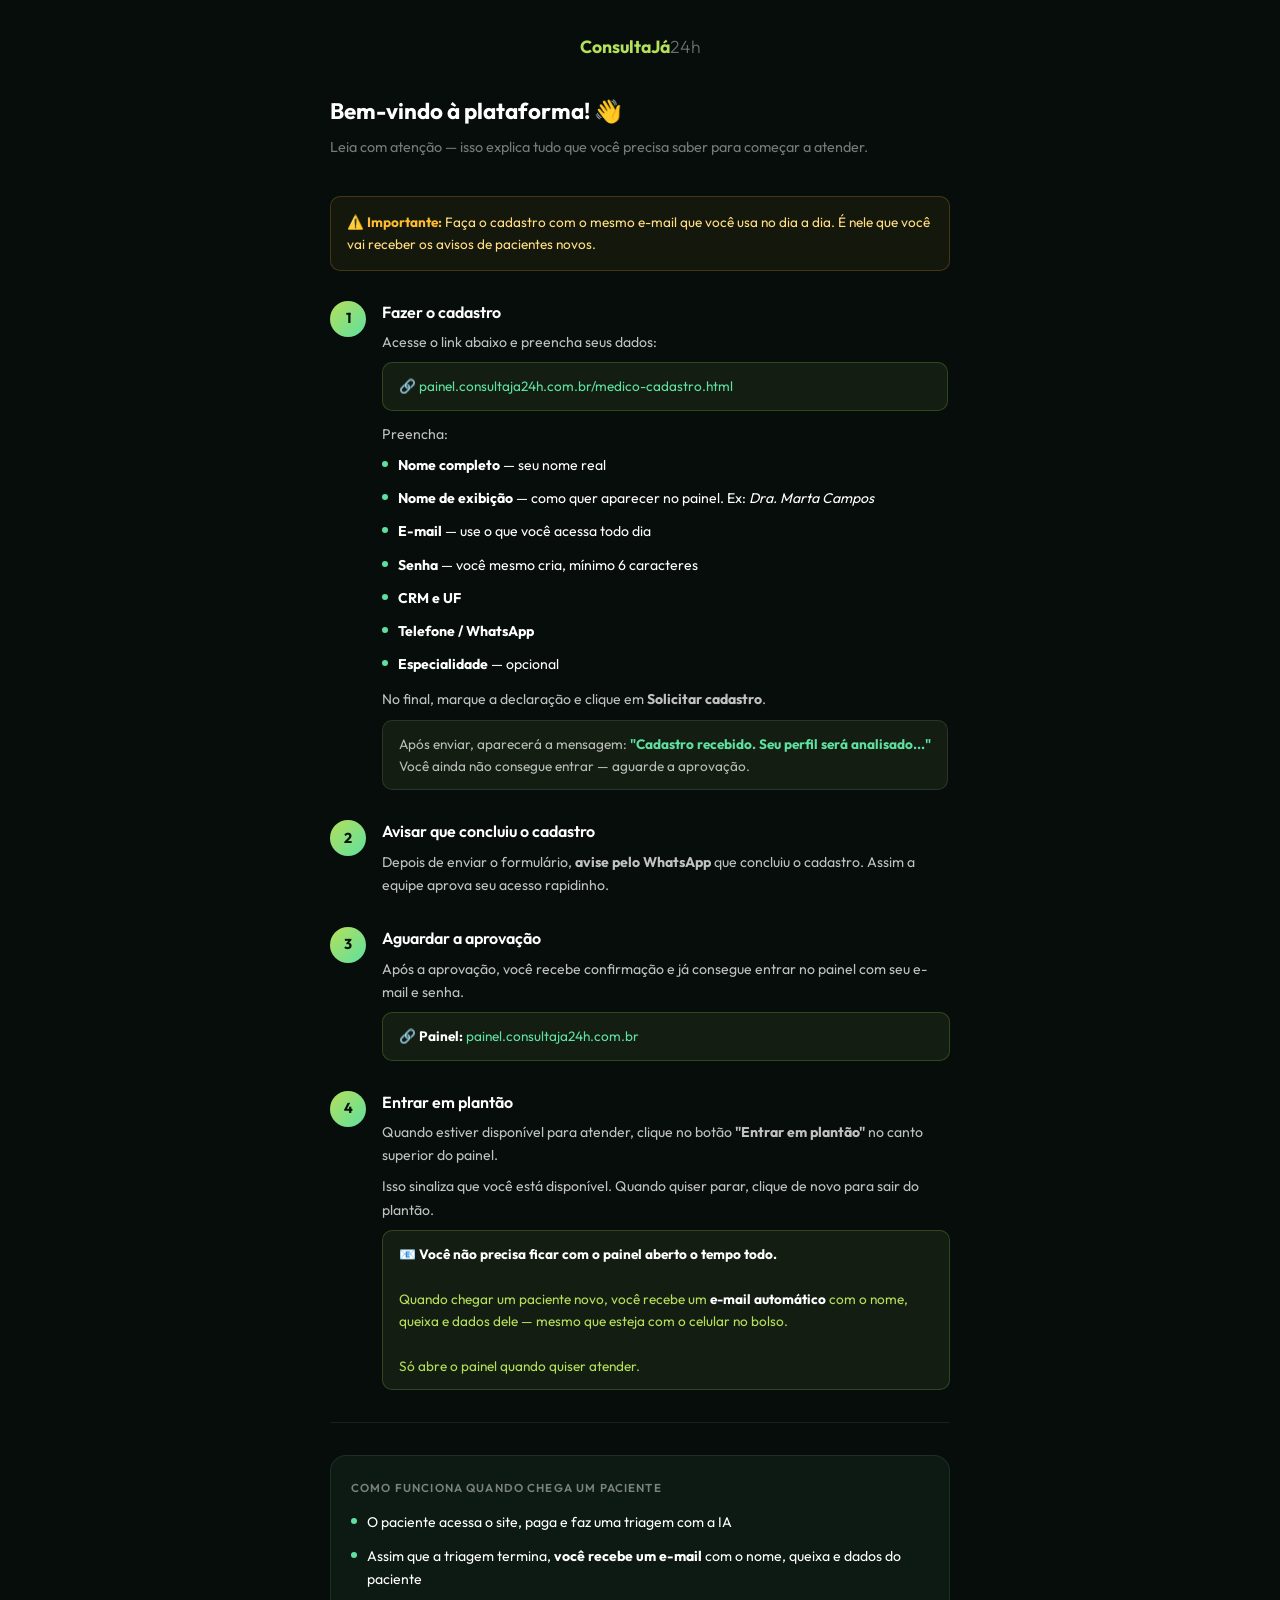
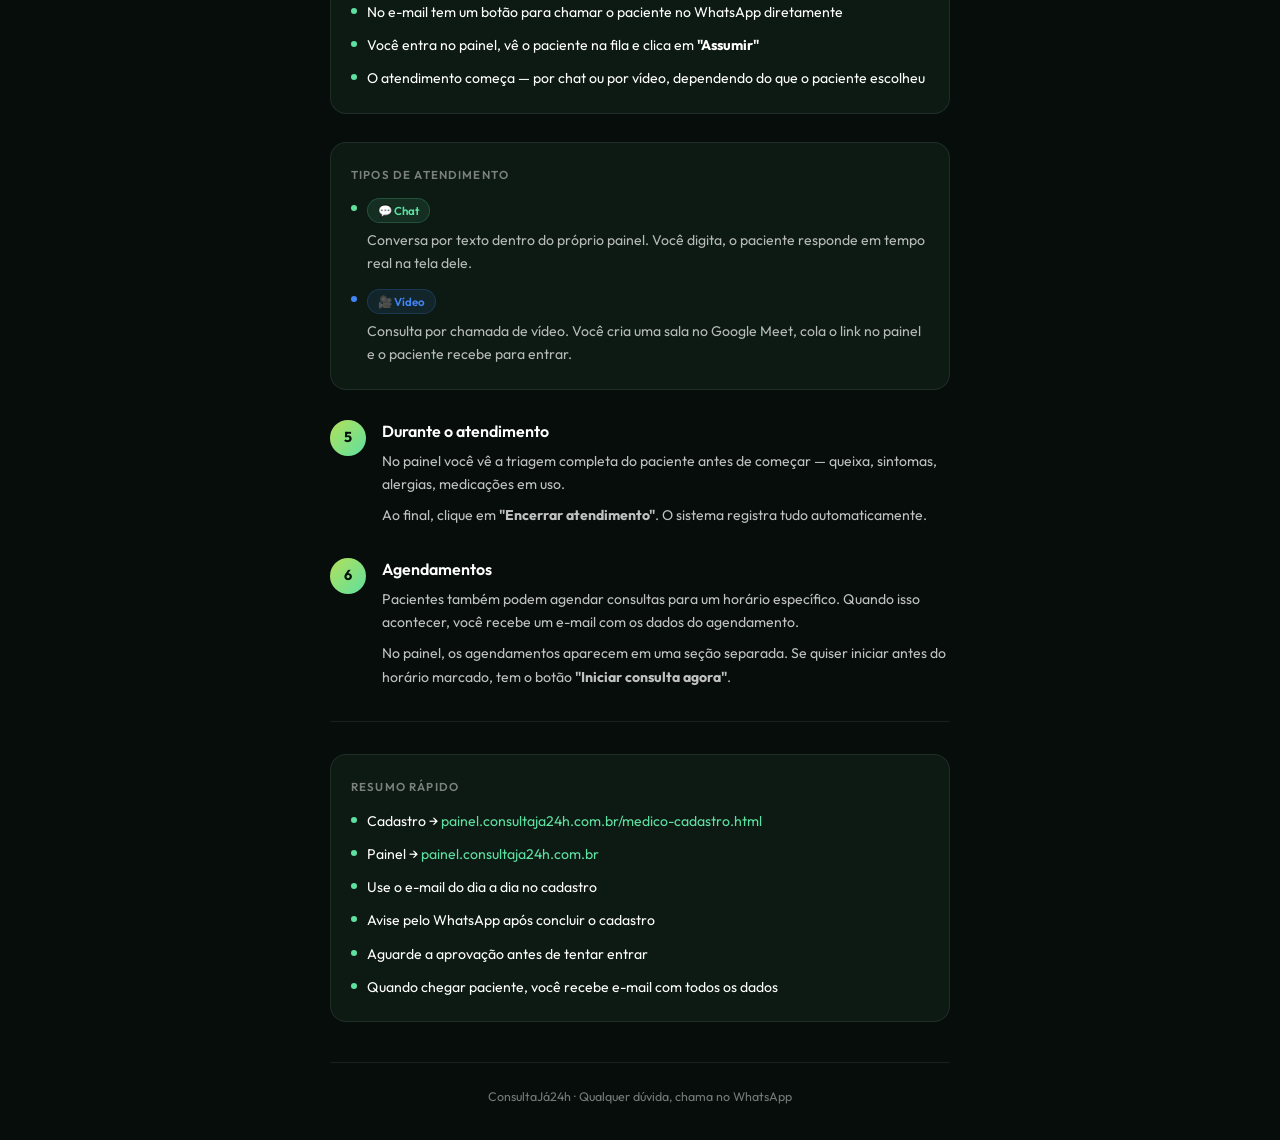
<file: instrucoes.html>
<!DOCTYPE html>
<html lang="pt-BR">
<head>
<meta charset="UTF-8"/>
<meta name="viewport" content="width=device-width,initial-scale=1"/>
<title>Instruções — ConsultaJá24h</title>
<link href="https://fonts.googleapis.com/css2?family=Outfit:wght@300;400;500;600;700&display=swap" rel="stylesheet"/>
<style>
  :root{--bg:#060d0b;--box:#0d1a14;--g1:#b4e05a;--g2:#5ee0a0;--line:rgba(255,255,255,.08);--muted:rgba(255,255,255,.45)}
  *{box-sizing:border-box;margin:0;padding:0}
  body{font-family:'Outfit',sans-serif;background:var(--bg);color:#fff;padding:32px 16px;line-height:1.65}
  .wrap{max-width:620px;margin:0 auto}
  .logo{font-size:1.1rem;font-weight:700;color:var(--g1);margin-bottom:32px;text-align:center}
  .logo span{color:rgba(255,255,255,.4);font-weight:300}
  h1{font-size:1.4rem;font-weight:700;margin-bottom:6px}
  .subtitle{color:var(--muted);font-size:.9rem;margin-bottom:36px}
  .step{display:flex;gap:16px;margin-bottom:28px;align-items:flex-start}
  .step-num{width:36px;height:36px;border-radius:50%;background:linear-gradient(135deg,var(--g1),var(--g2));color:#051208;font-weight:700;font-size:.9rem;display:flex;align-items:center;justify-content:center;flex-shrink:0;margin-top:2px}
  .step-body h3{font-size:1rem;font-weight:600;margin-bottom:6px}
  .step-body p{font-size:.88rem;color:rgba(255,255,255,.75);margin-bottom:8px}
  .step-body p:last-child{margin-bottom:0}
  .highlight{background:rgba(180,224,90,.08);border:1px solid rgba(180,224,90,.2);border-radius:10px;padding:12px 16px;font-size:.85rem;color:var(--g1);margin-top:8px}
  .highlight strong{color:#fff}
  .box{background:var(--box);border:1px solid var(--line);border-radius:16px;padding:22px 20px;margin-bottom:28px}
  .box-title{font-size:.72rem;text-transform:uppercase;letter-spacing:.1em;color:var(--muted);margin-bottom:14px;font-weight:600}
  .item{display:flex;gap:10px;margin-bottom:10px;font-size:.88rem;align-items:flex-start}
  .item:last-child{margin-bottom:0}
  .item .dot{width:6px;height:6px;border-radius:50%;background:var(--g2);flex-shrink:0;margin-top:7px}
  .divider{border:none;border-top:1px solid var(--line);margin:32px 0}
  .tag{display:inline-block;padding:2px 10px;border-radius:999px;font-size:.72rem;font-weight:600}
  .tag.chat{background:rgba(94,224,160,.1);color:#5ee0a0;border:1px solid rgba(94,224,160,.2)}
  .tag.video{background:rgba(66,133,244,.1);color:#4285f4;border:1px solid rgba(66,133,244,.2)}
  .footer{text-align:center;color:var(--muted);font-size:.78rem;margin-top:40px;padding-top:24px;border-top:1px solid var(--line)}
  a{color:var(--g2);text-decoration:none}
  a:hover{text-decoration:underline}
  .alert{background:rgba(255,189,46,.06);border:1px solid rgba(255,189,46,.2);border-radius:10px;padding:14px 16px;font-size:.85rem;color:#ffdd80;margin-bottom:28px}
  .alert strong{color:#ffbd2e}
</style>
</head>
<body>
<div class="wrap">

  <div class="logo">ConsultaJá<span>24h</span></div>

  <h1>Bem-vindo à plataforma! 👋</h1>
  <p class="subtitle">Leia com atenção — isso explica tudo que você precisa saber para começar a atender.</p>

  <div class="alert">
    <strong>⚠️ Importante:</strong> Faça o cadastro com o mesmo e-mail que você usa no dia a dia. É nele que você vai receber os avisos de pacientes novos.
  </div>

  <!-- PASSO 1 -->
  <div class="step">
    <div class="step-num">1</div>
    <div class="step-body">
      <h3>Fazer o cadastro</h3>
      <p>Acesse o link abaixo e preencha seus dados:</p>
      <div class="highlight">
        <strong>🔗 </strong><a href="https://painel.consultaja24h.com.br/medico-cadastro.html">painel.consultaja24h.com.br/medico-cadastro.html</a>
      </div>
      <p style="margin-top:12px">Preencha:</p>
      <div class="item"><div class="dot"></div><span><strong>Nome completo</strong> — seu nome real</span></div>
      <div class="item"><div class="dot"></div><span><strong>Nome de exibição</strong> — como quer aparecer no painel. Ex: <em>Dra. Marta Campos</em></span></div>
      <div class="item"><div class="dot"></div><span><strong>E-mail</strong> — use o que você acessa todo dia</span></div>
      <div class="item"><div class="dot"></div><span><strong>Senha</strong> — você mesmo cria, mínimo 6 caracteres</span></div>
      <div class="item"><div class="dot"></div><span><strong>CRM e UF</strong></span></div>
      <div class="item"><div class="dot"></div><span><strong>Telefone / WhatsApp</strong></span></div>
      <div class="item"><div class="dot"></div><span><strong>Especialidade</strong> — opcional</span></div>
      <p style="margin-top:12px">No final, marque a declaração e clique em <strong>Solicitar cadastro</strong>.</p>
      <div class="highlight" style="color:rgba(255,255,255,.7);border-color:rgba(255,255,255,.1)">
        Após enviar, aparecerá a mensagem: <strong style="color:var(--g2)">"Cadastro recebido. Seu perfil será analisado..."</strong><br/>
        Você ainda não consegue entrar — aguarde a aprovação.
      </div>
    </div>
  </div>

  <!-- PASSO 2 -->
  <div class="step">
    <div class="step-num">2</div>
    <div class="step-body">
      <h3>Avisar que concluiu o cadastro</h3>
      <p>Depois de enviar o formulário, <strong>avise pelo WhatsApp</strong> que concluiu o cadastro. Assim a equipe aprova seu acesso rapidinho.</p>
    </div>
  </div>

  <!-- PASSO 3 -->
  <div class="step">
    <div class="step-num">3</div>
    <div class="step-body">
      <h3>Aguardar a aprovação</h3>
      <p>Após a aprovação, você recebe confirmação e já consegue entrar no painel com seu e-mail e senha.</p>
      <div class="highlight">
        <strong>🔗 Painel: </strong><a href="https://painel.consultaja24h.com.br">painel.consultaja24h.com.br</a>
      </div>
    </div>
  </div>

  <!-- PASSO 4 -->
  <div class="step">
    <div class="step-num">4</div>
    <div class="step-body">
      <h3>Entrar em plantão</h3>
      <p>Quando estiver disponível para atender, clique no botão <strong>"Entrar em plantão"</strong> no canto superior do painel.</p>
      <p>Isso sinaliza que você está disponível. Quando quiser parar, clique de novo para sair do plantão.</p>
      <div class="highlight">
        <strong>📧 Você não precisa ficar com o painel aberto o tempo todo.</strong><br/><br/>
        Quando chegar um paciente novo, você recebe um <strong>e-mail automático</strong> com o nome, queixa e dados dele — mesmo que esteja com o celular no bolso.<br/><br/>
        Só abre o painel quando quiser atender.
      </div>
    </div>
  </div>

  <hr class="divider"/>

  <!-- COMO FUNCIONA -->
  <div class="box">
    <div class="box-title">Como funciona quando chega um paciente</div>

    <div class="item"><div class="dot"></div><span>O paciente acessa o site, paga e faz uma triagem com a IA</span></div>
    <div class="item"><div class="dot"></div><span>Assim que a triagem termina, <strong>você recebe um e-mail</strong> com o nome, queixa e dados do paciente</span></div>
    <div class="item"><div class="dot"></div><span>No e-mail tem um botão para chamar o paciente no WhatsApp diretamente</span></div>
    <div class="item"><div class="dot"></div><span>Você entra no painel, vê o paciente na fila e clica em <strong>"Assumir"</strong></span></div>
    <div class="item"><div class="dot"></div><span>O atendimento começa — por chat ou por vídeo, dependendo do que o paciente escolheu</span></div>
  </div>

  <!-- CHAT vs VIDEO -->
  <div class="box">
    <div class="box-title">Tipos de atendimento</div>

    <div class="item" style="margin-bottom:14px">
      <div class="dot" style="background:#5ee0a0"></div>
      <span>
        <span class="tag chat">💬 Chat</span>
        <span style="display:block;margin-top:6px;color:rgba(255,255,255,.7)">Conversa por texto dentro do próprio painel. Você digita, o paciente responde em tempo real na tela dele.</span>
      </span>
    </div>
    <div class="item">
      <div class="dot" style="background:#4285f4"></div>
      <span>
        <span class="tag video">🎥 Vídeo</span>
        <span style="display:block;margin-top:6px;color:rgba(255,255,255,.7)">Consulta por chamada de vídeo. Você cria uma sala no Google Meet, cola o link no painel e o paciente recebe para entrar.</span>
      </span>
    </div>
  </div>

  <!-- PASSO 5 -->
  <div class="step">
    <div class="step-num">5</div>
    <div class="step-body">
      <h3>Durante o atendimento</h3>
      <p>No painel você vê a triagem completa do paciente antes de começar — queixa, sintomas, alergias, medicações em uso.</p>
      <p>Ao final, clique em <strong>"Encerrar atendimento"</strong>. O sistema registra tudo automaticamente.</p>
    </div>
  </div>

  <!-- PASSO 6 -->
  <div class="step">
    <div class="step-num">6</div>
    <div class="step-body">
      <h3>Agendamentos</h3>
      <p>Pacientes também podem agendar consultas para um horário específico. Quando isso acontecer, você recebe um e-mail com os dados do agendamento.</p>
      <p>No painel, os agendamentos aparecem em uma seção separada. Se quiser iniciar antes do horário marcado, tem o botão <strong>"Iniciar consulta agora"</strong>.</p>
    </div>
  </div>

  <hr class="divider"/>

  <div class="box">
    <div class="box-title">Resumo rápido</div>
    <div class="item"><div class="dot"></div><span>Cadastro → <a href="https://painel.consultaja24h.com.br/medico-cadastro.html">painel.consultaja24h.com.br/medico-cadastro.html</a></span></div>
    <div class="item"><div class="dot"></div><span>Painel → <a href="https://painel.consultaja24h.com.br">painel.consultaja24h.com.br</a></span></div>
    <div class="item"><div class="dot"></div><span>Use o e-mail do dia a dia no cadastro</span></div>
    <div class="item"><div class="dot"></div><span>Avise pelo WhatsApp após concluir o cadastro</span></div>
    <div class="item"><div class="dot"></div><span>Aguarde a aprovação antes de tentar entrar</span></div>
    <div class="item"><div class="dot"></div><span>Quando chegar paciente, você recebe e-mail com todos os dados</span></div>
  </div>

  <div class="footer">
    ConsultaJá24h · Qualquer dúvida, chama no WhatsApp
  </div>

</div>
</body>
</html>
</file>
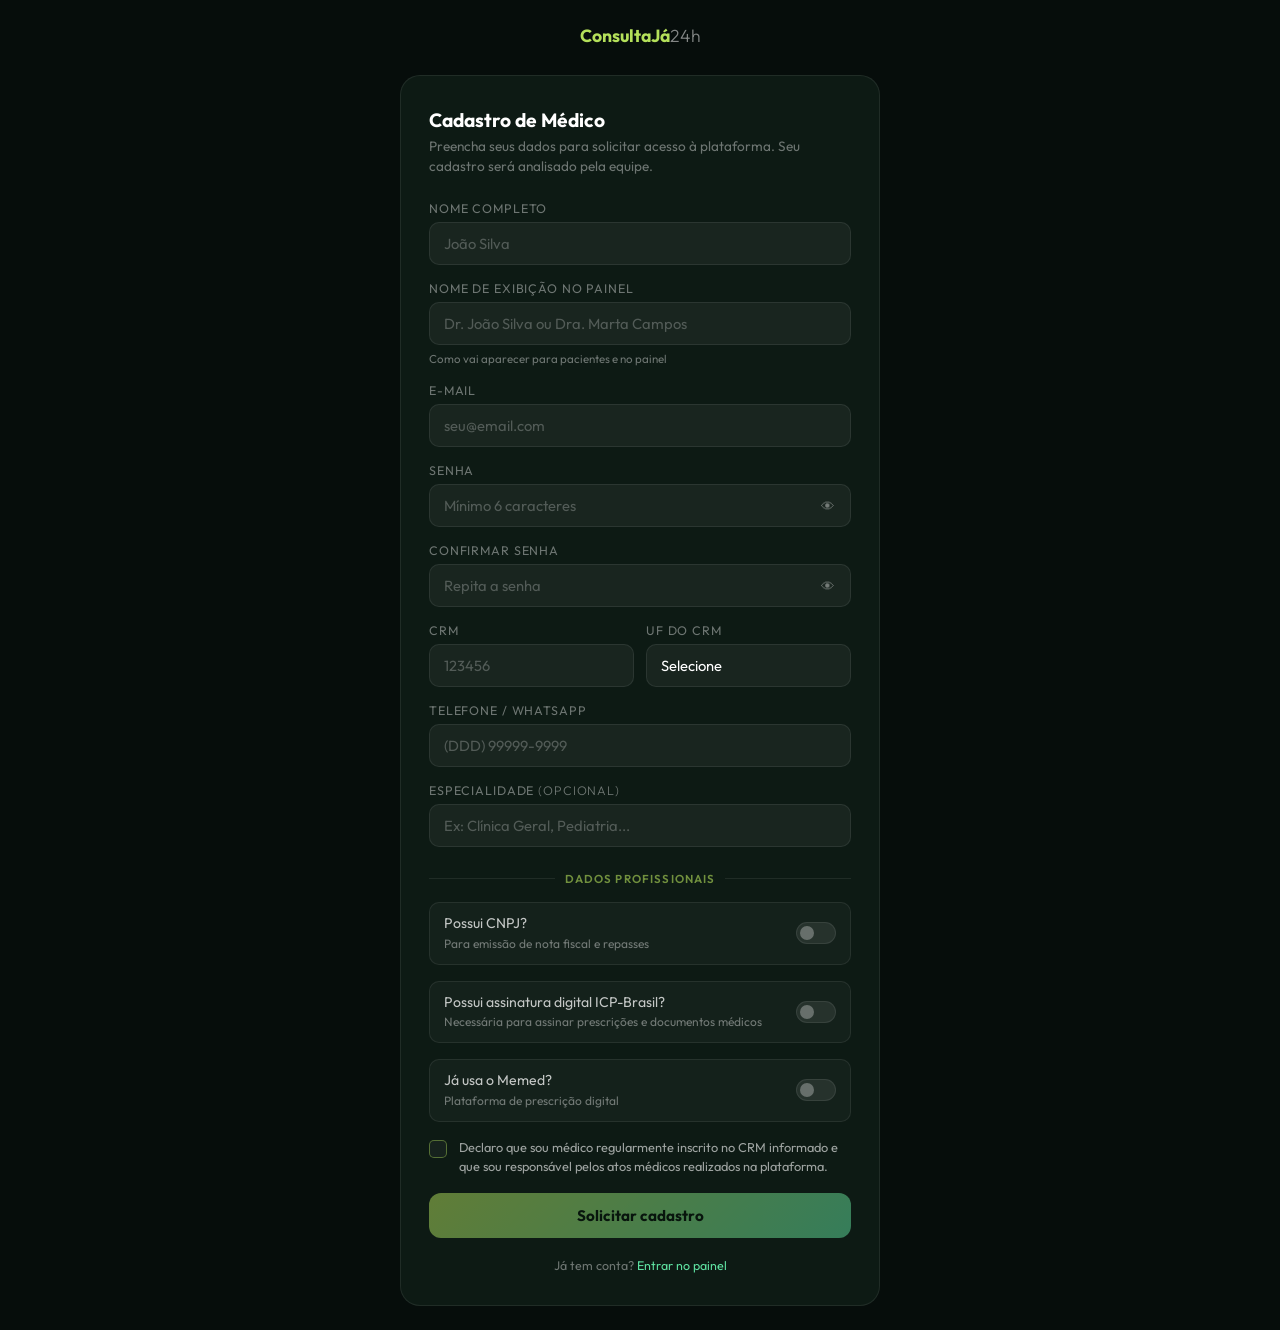
<file: medico-cadastro.html>
<!DOCTYPE html>
<html lang="pt-BR">
<head>
<meta charset="UTF-8"/>
<meta name="viewport" content="width=device-width,initial-scale=1"/>
<title>Cadastro Médico — ConsultaJá24h</title>
<link href="https://fonts.googleapis.com/css2?family=Outfit:wght@300;400;500;600;700&display=swap" rel="stylesheet"/>
<style>
  :root{--bg:#060d0b;--box:#0d1a14;--g1:#b4e05a;--g2:#5ee0a0;--line:rgba(255,255,255,.08);--muted:rgba(255,255,255,.4)}
  *{box-sizing:border-box;margin:0;padding:0}
  body{font-family:'Outfit',sans-serif;background:var(--bg);color:#fff;min-height:100vh;display:flex;flex-direction:column;align-items:center;justify-content:center;padding:24px 16px}
  .logo{font-size:1.1rem;font-weight:700;color:var(--g1);margin-bottom:28px;text-align:center}
  .logo span{color:rgba(255,255,255,.5);font-weight:300}
  .box{background:var(--box);border:1px solid var(--line);border-radius:20px;padding:32px 28px;width:min(480px,100%)}
  h2{font-size:1.2rem;font-weight:700;margin-bottom:4px}
  .sub{color:var(--muted);font-size:.85rem;margin-bottom:24px;line-height:1.5}
  .field{margin-bottom:16px}
  .field label{display:block;font-size:.78rem;color:var(--muted);text-transform:uppercase;letter-spacing:.07em;margin-bottom:6px}
  .field input,.field select{width:100%;background:rgba(255,255,255,.05);border:1px solid var(--line);border-radius:10px;padding:11px 14px;color:#fff;font-family:'Outfit',sans-serif;font-size:.92rem;outline:none;transition:border .2s;-webkit-appearance:none}
  .field input:focus,.field select:focus{border-color:rgba(180,224,90,.4)}
  .field input::placeholder{color:rgba(255,255,255,.25)}
  .field select option{background:#0d1a14;color:#fff}
  .row{display:grid;grid-template-columns:1fr 1fr;gap:12px}
  .btn{width:100%;padding:13px;border-radius:12px;border:none;background:linear-gradient(135deg,var(--g1),var(--g2));color:#051208;font-family:'Outfit',sans-serif;font-size:.95rem;font-weight:700;cursor:pointer;transition:opacity .2s;margin-top:8px}
  .btn:hover{opacity:.9}
  .btn:disabled{opacity:.5;cursor:not-allowed}
  .msg{display:none;margin-top:16px;padding:12px 16px;border-radius:10px;font-size:.85rem;line-height:1.5}
  .msg.ok{background:rgba(94,224,160,.08);border:1px solid rgba(94,224,160,.2);color:#5ee0a0}
  .msg.err{background:rgba(255,95,87,.08);border:1px solid rgba(255,95,87,.2);color:#ff8080}
  .check-wrap{margin:16px 0 8px}
  .check-label{display:flex;gap:12px;cursor:pointer;align-items:flex-start}
  .check-label input[type=checkbox]{display:none}
  .check-box{width:18px;height:18px;border-radius:5px;border:1.5px solid rgba(180,224,90,.4);background:rgba(255,255,255,.04);flex-shrink:0;margin-top:2px;transition:all .2s;display:flex;align-items:center;justify-content:center}
  .check-label input:checked + .check-box{background:rgba(180,224,90,.15);border-color:var(--g1)}
  .check-label input:checked + .check-box::after{content:'✓';font-size:.75rem;color:var(--g1);font-weight:700}
  .check-txt{font-size:.8rem;color:rgba(255,255,255,.6);line-height:1.55}
  .divider{text-align:center;color:var(--muted);font-size:.78rem;margin:20px 0 0}
  .divider a{color:var(--g2);text-decoration:none}
  .divider a:hover{text-decoration:underline}
  .senha-wrap{position:relative}
  .senha-wrap input{padding-right:40px}
  .toggle-senha{position:absolute;right:12px;top:50%;transform:translateY(-50%);background:none;border:none;color:var(--muted);cursor:pointer;font-size:.85rem;padding:4px}

  /* ── Seção separadora ── */
  .section-divider{
    display:flex;align-items:center;gap:10px;
    margin:24px 0 16px;
  }
  .section-divider span{
    font-size:.72rem;font-weight:600;letter-spacing:.1em;text-transform:uppercase;
    color:rgba(180,224,90,.6);white-space:nowrap;
  }
  .section-divider::before,.section-divider::after{
    content:'';flex:1;height:1px;background:var(--line);
  }

  /* ── Toggle sim/não ── */
  .toggle-row{
    display:flex;align-items:center;justify-content:space-between;
    background:rgba(255,255,255,.03);border:1px solid var(--line);
    border-radius:10px;padding:11px 14px;margin-bottom:16px;
  }
  .toggle-row-label{
    font-size:.88rem;color:rgba(255,255,255,.75);line-height:1.4;
  }
  .toggle-row-label small{display:block;font-size:.75rem;color:var(--muted);margin-top:2px}
  .toggle-switch{position:relative;width:40px;height:22px;flex-shrink:0;margin-left:12px}
  .toggle-switch input{opacity:0;width:0;height:0;position:absolute}
  .toggle-track{
    position:absolute;inset:0;border-radius:11px;
    background:rgba(255,255,255,.08);border:1px solid var(--line);
    cursor:pointer;transition:background .2s,border-color .2s;
  }
  .toggle-track::after{
    content:'';position:absolute;left:3px;top:50%;transform:translateY(-50%);
    width:14px;height:14px;border-radius:50%;background:rgba(255,255,255,.3);
    transition:left .2s,background .2s;
  }
  .toggle-switch input:checked ~ .toggle-track{background:rgba(180,224,90,.2);border-color:rgba(180,224,90,.5)}
  .toggle-switch input:checked ~ .toggle-track::after{left:21px;background:var(--g1)}

  /* ── Subfield que aparece condicionalmente ── */
  .sub-field{
    display:none;margin-top:-8px;margin-bottom:16px;
    animation:fadeIn .2s ease;
  }
  .sub-field.visible{display:block}
  @keyframes fadeIn{from{opacity:0;transform:translateY(-4px)}to{opacity:1;transform:none}}

  .hint{font-size:.72rem;color:var(--muted);margin-top:5px;line-height:1.5}
</style>
</head>
<body>

<div class="logo">ConsultaJá<span>24h</span></div>

<div class="box">
  <h2>Cadastro de Médico</h2>
  <p class="sub">Preencha seus dados para solicitar acesso à plataforma. Seu cadastro será analisado pela equipe.</p>

  <!-- ── DADOS PESSOAIS ── -->
  <div class="field">
    <label>Nome completo</label>
    <input type="text" id="nome" placeholder="João Silva" autocomplete="name"/>
  </div>

  <div class="field">
    <label>Nome de exibição no painel</label>
    <input type="text" id="nome_exibicao" placeholder="Dr. João Silva ou Dra. Marta Campos"/>
    <div class="hint">Como vai aparecer para pacientes e no painel</div>
  </div>

  <div class="field">
    <label>E-mail</label>
    <input type="email" id="email" placeholder="seu@email.com" autocomplete="email"/>
  </div>

  <div class="field">
    <label>Senha</label>
    <div class="senha-wrap">
      <input type="password" id="senha" placeholder="Mínimo 6 caracteres" autocomplete="new-password"/>
      <button class="toggle-senha" type="button" onclick="toggleSenha('senha',this)">👁</button>
    </div>
  </div>

  <div class="field">
    <label>Confirmar senha</label>
    <div class="senha-wrap">
      <input type="password" id="senha2" placeholder="Repita a senha" autocomplete="new-password"/>
      <button class="toggle-senha" type="button" onclick="toggleSenha('senha2',this)">👁</button>
    </div>
  </div>

  <div class="row">
    <div class="field">
      <label>CRM</label>
      <input type="text" id="crm" placeholder="123456" inputmode="numeric" maxlength="10"/>
    </div>
    <div class="field">
      <label>UF do CRM</label>
      <select id="uf">
        <option value="">Selecione</option>
        <option>AC</option><option>AL</option><option>AM</option><option>AP</option>
        <option>BA</option><option>CE</option><option>DF</option><option>ES</option>
        <option>GO</option><option>MA</option><option>MG</option><option>MS</option>
        <option>MT</option><option>PA</option><option>PB</option><option>PE</option>
        <option>PI</option><option>PR</option><option>RJ</option><option>RN</option>
        <option>RO</option><option>RR</option><option>RS</option><option>SC</option>
        <option>SE</option><option>SP</option><option>TO</option>
      </select>
    </div>
  </div>

  <div class="field">
    <label>Telefone / WhatsApp</label>
    <input type="tel" id="telefone" placeholder="(DDD) 99999-9999" inputmode="numeric" autocomplete="tel"/>
  </div>

  <div class="field">
    <label>Especialidade <span style="color:var(--muted);font-weight:300">(opcional)</span></label>
    <input type="text" id="especialidade" placeholder="Ex: Clínica Geral, Pediatria..."/>
  </div>

  <!-- ── DADOS PROFISSIONAIS EXTRAS ── -->
  <div class="section-divider"><span>Dados profissionais</span></div>

  <!-- CNPJ -->
  <div class="toggle-row">
    <div class="toggle-row-label">
      Possui CNPJ?
      <small>Para emissão de nota fiscal e repasses</small>
    </div>
    <label class="toggle-switch">
      <input type="checkbox" id="chk-cnpj" onchange="toggleField('chk-cnpj','field-cnpj')"/>
      <span class="toggle-track"></span>
    </label>
  </div>
  <div class="sub-field" id="field-cnpj">
    <div class="field" style="margin-bottom:0">
      <label>CNPJ</label>
      <input type="text" id="cnpj" placeholder="00.000.000/0001-00" inputmode="numeric" maxlength="18"/>
    </div>
  </div>

  <!-- Assinatura digital -->
  <div class="toggle-row">
    <div class="toggle-row-label">
      Possui assinatura digital ICP-Brasil?
      <small>Necessária para assinar prescrições e documentos médicos</small>
    </div>
    <label class="toggle-switch">
      <input type="checkbox" id="chk-assinatura" onchange="toggleField('chk-assinatura','field-assinatura')"/>
      <span class="toggle-track"></span>
    </label>
  </div>
  <div class="sub-field" id="field-assinatura">
    <div class="field" style="margin-bottom:0">
      <label>Provedor da assinatura <span style="color:var(--muted);font-weight:300">(opcional)</span></label>
      <select id="provedor_assinatura">
        <option value="">Não informar</option>
        <option value="Memed">Memed</option>
        <option value="BirdID">BirdID</option>
        <option value="Vidaas">Vidaas</option>
        <option value="Soluti">Soluti</option>
        <option value="Certisign">Certisign</option>
        <option value="Safeweb">Safeweb</option>
        <option value="Outro">Outro</option>
      </select>
      <div class="hint">Ajuda a equipe a configurar a integração corretamente</div>
    </div>
  </div>

  <!-- Memed -->
  <div class="toggle-row">
    <div class="toggle-row-label">
      Já usa o Memed?
      <small>Plataforma de prescrição digital</small>
    </div>
    <label class="toggle-switch">
      <input type="checkbox" id="chk-memed" onchange="toggleField('chk-memed','field-memed')"/>
      <span class="toggle-track"></span>
    </label>
  </div>
  <div class="sub-field" id="field-memed">
    <div class="field" style="margin-bottom:0">
      <label>E-mail cadastrado no Memed <span style="color:var(--muted);font-weight:300">(opcional)</span></label>
      <input type="email" id="memed_email" placeholder="mesmo e-mail do seu login no Memed"/>
      <div class="hint">Facilita a integração da prescrição digital com a plataforma</div>
    </div>
  </div>

  <!-- ── DECLARAÇÃO ── -->
  <div class="check-wrap" id="check-declaracao-wrap">
    <label class="check-label">
      <input type="checkbox" id="chk-declaracao" />
      <span class="check-box"></span>
      <span class="check-txt">Declaro que sou médico regularmente inscrito no CRM informado e que sou responsável pelos atos médicos realizados na plataforma.</span>
    </label>
  </div>

  <button class="btn" id="btnCadastrar"  disabled>Solicitar cadastro</button>

  <div class="msg" id="msg"></div>

  <p class="divider">Já tem conta? <a href="/">Entrar no painel</a></p>
</div>

<script src="./api-config.js"></script>
<script>
const API = window.API_BASE_URL;

function toggleSenha(id, btn) {
  var input = document.getElementById(id);
  if (input.type === 'password') { input.type = 'text'; btn.textContent = '🙈'; }
  else { input.type = 'password'; btn.textContent = '👁'; }
}

function toggleField(checkId, fieldId) {
  var checked = document.getElementById(checkId).checked;
  var field = document.getElementById(fieldId);
  field.classList.toggle('visible', checked);
}

function mostrarMsg(texto, tipo) {
  var el = document.getElementById('msg');
  el.textContent = texto;
  el.className = 'msg ' + tipo;
  el.style.display = 'block';
}


function validarCRM(crm) {
  var digits = String(crm || '').replace(/\D/g,'');
  return digits.length >= 4 && digits.length <= 10;
}

function validarTelefone(telefone) {
  var digits = String(telefone || '').replace(/\D/g,'');
  return digits.length === 10 || digits.length === 11;
}

function validarEmail(email) {
  return /^[^\s@]+@[^\s@]+\.[^\s@]+$/.test(String(email||''));
}

async function cadastrar() {
  var nome     = document.getElementById('nome').value.trim();
  var email    = document.getElementById('email').value.trim();
  var senha    = document.getElementById('senha').value;
  var senha2   = document.getElementById('senha2').value;
  var crm      = document.getElementById('crm').value.trim();
  var uf       = document.getElementById('uf').value;
  var telefone = document.getElementById('telefone').value.trim();

  if (!document.getElementById('chk-declaracao').checked) {
    mostrarMsg('Você precisa marcar a declaração para continuar.', 'err'); return;
  }
  if (!nome || !email || !senha || !crm || !uf) {
    mostrarMsg('Preencha todos os campos obrigatórios.', 'err'); return;
  }
  if (senha.length < 6) {
    mostrarMsg('A senha deve ter ao menos 6 caracteres.', 'err'); return;
  }
  if (senha !== senha2) {
    mostrarMsg('As senhas não coincidem.', 'err'); return;
  }
  if (!validarCRM(crm)) {
    mostrarMsg('Informe um CRM válido (apenas números, entre 4 e 10 dígitos).', 'err'); return;
  }
  if (telefone && !validarTelefone(telefone)) {
    mostrarMsg('Informe um telefone válido com DDD (10 ou 11 dígitos).', 'err'); return;
  }

  var especialidade       = document.getElementById('especialidade').value.trim();
  var nome_exibicao       = document.getElementById('nome_exibicao').value.trim() || nome;
  var cnpj                = document.getElementById('chk-cnpj').checked ? document.getElementById('cnpj').value.trim() : '';
  var tem_assinatura      = document.getElementById('chk-assinatura').checked;
  var provedor_assinatura = tem_assinatura ? document.getElementById('provedor_assinatura').value : '';
  var tem_memed           = document.getElementById('chk-memed').checked;
  var memed_email         = tem_memed ? document.getElementById('memed_email').value.trim() : '';

  if (tem_memed && !memed_email) {
    mostrarMsg('Informe o e-mail do Memed para habilitar essa integração.', 'err'); return;
  }
  if (tem_memed && !validarEmail(memed_email)) {
    mostrarMsg('Informe um e-mail válido no campo do Memed.', 'err'); return;
  }

  var btn = document.getElementById('btnCadastrar');
  btn.disabled = true; btn.textContent = 'Enviando...';

  try {
    var res = await fetch(API + '/api/medico/cadastro', {
      method: 'POST',
      headers: { 'Content-Type': 'application/json' },
      body: JSON.stringify({
        nome, nome_exibicao, email, senha, crm, uf, telefone, especialidade,
        cnpj, tem_assinatura_digital: tem_assinatura, provedor_assinatura,
        tem_memed, memed_email
      })
    });
    var d = await res.json();
    if (d.ok) {
      btn.style.display = 'none';
      mostrarMsg('✓ Cadastro recebido! Seu perfil será analisado pela equipe da plataforma. Você receberá um retorno em breve.', 'ok');
      ['nome','nome_exibicao','email','senha','senha2','crm','telefone','cnpj','memed_email'].forEach(function(id){
        document.getElementById(id).value = '';
      });
      document.getElementById('uf').value = '';
      document.getElementById('provedor_assinatura').value = '';
    } else {
      mostrarMsg(d.error || 'Erro ao enviar cadastro. Tente novamente.', 'err');
      btn.disabled = false; btn.textContent = 'Solicitar cadastro';
    }
  } catch(e) {
    mostrarMsg('Erro de conexão. Verifique sua internet e tente novamente.', 'err');
    btn.disabled = false; btn.textContent = 'Solicitar cadastro';
  }
}

// Máscara CNPJ
document.getElementById('cnpj').addEventListener('input', function() {
  var v = this.value.replace(/\D/g,'').substring(0,14);
  v = v.replace(/^(\d{2})(\d)/,'$1.$2');
  v = v.replace(/^(\d{2})\.(\d{3})(\d)/,'$1.$2.$3');
  v = v.replace(/\.(\d{3})(\d)/,'.$1/$2');
  v = v.replace(/(\d{4})(\d)/,'$1-$2');
  this.value = v;
});

// Enter para submeter apenas no formulário
document.querySelector('.box').addEventListener('keydown', function(e) {
  if (e.key === 'Enter' && e.target.tagName !== 'TEXTAREA') cadastrar();
});

document.getElementById('btnCadastrar').addEventListener('click', cadastrar);
document.getElementById('chk-declaracao').addEventListener('change', function() {
  document.getElementById('btnCadastrar').disabled = !this.checked;
});
</script>
</body>
</html>
</file>
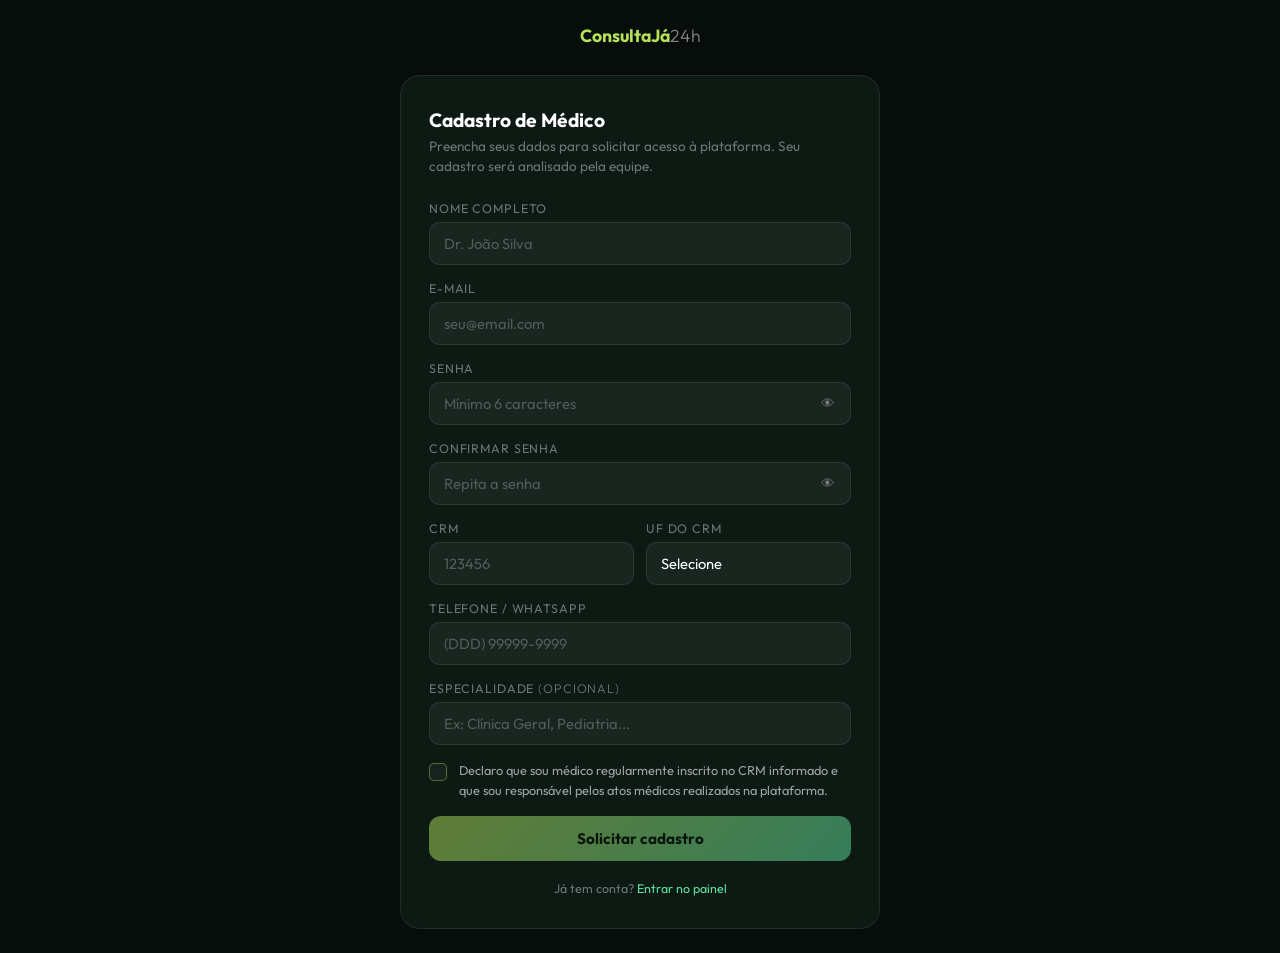
<file: medico.cadastro.html>
<!DOCTYPE html>
<html lang="pt-BR">
<head>
<meta charset="UTF-8"/>
<meta name="viewport" content="width=device-width,initial-scale=1"/>
<title>Cadastro Médico — ConsultaJá24h</title>
<link href="https://fonts.googleapis.com/css2?family=Outfit:wght@300;400;500;600;700&display=swap" rel="stylesheet"/>
<style>
  :root{--bg:#060d0b;--box:#0d1a14;--g1:#b4e05a;--g2:#5ee0a0;--line:rgba(255,255,255,.08);--muted:rgba(255,255,255,.4)}
  *{box-sizing:border-box;margin:0;padding:0}
  body{font-family:'Outfit',sans-serif;background:var(--bg);color:#fff;min-height:100vh;display:flex;flex-direction:column;align-items:center;justify-content:center;padding:24px 16px}
  .logo{font-size:1.1rem;font-weight:700;color:var(--g1);margin-bottom:28px;text-align:center}
  .logo span{color:rgba(255,255,255,.5);font-weight:300}
  .box{background:var(--box);border:1px solid var(--line);border-radius:20px;padding:32px 28px;width:min(480px,100%)}
  h2{font-size:1.2rem;font-weight:700;margin-bottom:4px}
  .sub{color:var(--muted);font-size:.85rem;margin-bottom:24px;line-height:1.5}
  .field{margin-bottom:16px}
  .field label{display:block;font-size:.78rem;color:var(--muted);text-transform:uppercase;letter-spacing:.07em;margin-bottom:6px}
  .field input,.field select{width:100%;background:rgba(255,255,255,.05);border:1px solid var(--line);border-radius:10px;padding:11px 14px;color:#fff;font-family:'Outfit',sans-serif;font-size:.92rem;outline:none;transition:border .2s;-webkit-appearance:none}
  .field input:focus,.field select:focus{border-color:rgba(180,224,90,.4)}
  .field input::placeholder{color:rgba(255,255,255,.25)}
  .field select option{background:#0d1a14;color:#fff}
  .row{display:grid;grid-template-columns:1fr 1fr;gap:12px}
  .btn{width:100%;padding:13px;border-radius:12px;border:none;background:linear-gradient(135deg,var(--g1),var(--g2));color:#051208;font-family:'Outfit',sans-serif;font-size:.95rem;font-weight:700;cursor:pointer;transition:opacity .2s;margin-top:8px}
  .btn:hover{opacity:.9}
  .btn:disabled{opacity:.5;cursor:not-allowed}
  .msg{display:none;margin-top:16px;padding:12px 16px;border-radius:10px;font-size:.85rem;line-height:1.5}
  .msg.ok{background:rgba(94,224,160,.08);border:1px solid rgba(94,224,160,.2);color:#5ee0a0}
  .msg.err{background:rgba(255,95,87,.08);border:1px solid rgba(255,95,87,.2);color:#ff8080}
  .check-wrap{margin:16px 0 8px}
  .check-label{display:flex;gap:12px;cursor:pointer;align-items:flex-start}
  .check-label input[type=checkbox]{display:none}
  .check-box{width:18px;height:18px;border-radius:5px;border:1.5px solid rgba(180,224,90,.4);background:rgba(255,255,255,.04);flex-shrink:0;margin-top:2px;transition:all .2s;display:flex;align-items:center;justify-content:center}
  .check-label input:checked + .check-box{background:rgba(180,224,90,.15);border-color:var(--g1)}
  .check-label input:checked + .check-box::after{content:'✓';font-size:.75rem;color:var(--g1);font-weight:700}
  .check-txt{font-size:.8rem;color:rgba(255,255,255,.6);line-height:1.55}
  .divider{text-align:center;color:var(--muted);font-size:.78rem;margin:20px 0 0}
  .divider a{color:var(--g2);text-decoration:none}
  .divider a:hover{text-decoration:underline}
  .senha-wrap{position:relative}
  .senha-wrap input{padding-right:40px}
  .toggle-senha{position:absolute;right:12px;top:50%;transform:translateY(-50%);background:none;border:none;color:var(--muted);cursor:pointer;font-size:.85rem;padding:4px}
</style>
</head>
<body>

<div class="logo">ConsultaJá<span>24h</span></div>

<div class="box">
  <h2>Cadastro de Médico</h2>
  <p class="sub">Preencha seus dados para solicitar acesso à plataforma. Seu cadastro será analisado pela equipe.</p>

  <div class="field">
    <label>Nome completo</label>
    <input type="text" id="nome" placeholder="Dr. João Silva" autocomplete="name"/>
  </div>

  <div class="field">
    <label>E-mail</label>
    <input type="email" id="email" placeholder="seu@email.com" autocomplete="email"/>
  </div>

  <div class="field">
    <label>Senha</label>
    <div class="senha-wrap">
      <input type="password" id="senha" placeholder="Mínimo 6 caracteres" autocomplete="new-password"/>
      <button class="toggle-senha" type="button" onclick="toggleSenha('senha',this)">👁</button>
    </div>
  </div>

  <div class="field">
    <label>Confirmar senha</label>
    <div class="senha-wrap">
      <input type="password" id="senha2" placeholder="Repita a senha" autocomplete="new-password"/>
      <button class="toggle-senha" type="button" onclick="toggleSenha('senha2',this)">👁</button>
    </div>
  </div>

  <div class="row">
    <div class="field">
      <label>CRM</label>
      <input type="text" id="crm" placeholder="123456" inputmode="numeric" maxlength="10"/>
    </div>
    <div class="field">
      <label>UF do CRM</label>
      <select id="uf">
        <option value="">Selecione</option>
        <option>AC</option><option>AL</option><option>AM</option><option>AP</option>
        <option>BA</option><option>CE</option><option>DF</option><option>ES</option>
        <option>GO</option><option>MA</option><option>MG</option><option>MS</option>
        <option>MT</option><option>PA</option><option>PB</option><option>PE</option>
        <option>PI</option><option>PR</option><option>RJ</option><option>RN</option>
        <option>RO</option><option>RR</option><option>RS</option><option>SC</option>
        <option>SE</option><option>SP</option><option>TO</option>
      </select>
    </div>
  </div>

  <div class="field">
    <label>Telefone / WhatsApp</label>
    <input type="tel" id="telefone" placeholder="(DDD) 99999-9999" inputmode="numeric" autocomplete="tel"/>
  </div>

  <div class="field">
    <label>Especialidade <span style="color:var(--muted);font-weight:300">(opcional)</span></label>
    <input type="text" id="especialidade" placeholder="Ex: Clínica Geral, Pediatria..."/>
  </div>

  <div class="check-wrap" id="check-declaracao-wrap">
    <label class="check-label">
      <input type="checkbox" id="chk-declaracao" onchange="document.getElementById('btnCadastrar').disabled=!this.checked"/>
      <span class="check-box"></span>
      <span class="check-txt">Declaro que sou médico regularmente inscrito no CRM informado e que sou responsável pelos atos médicos realizados na plataforma.</span>
    </label>
  </div>

  <button class="btn" id="btnCadastrar" onclick="cadastrar()" disabled>Solicitar cadastro</button>

  <div class="msg" id="msg"></div>

  <p class="divider">Já tem conta? <a href="/painel.html">Entrar no painel</a></p>
</div>

<script>
const API = 'https://triagem-api.onrender.com';

function toggleSenha(id, btn) {
  var input = document.getElementById(id);
  if (input.type === 'password') { input.type = 'text'; btn.textContent = '🙈'; }
  else { input.type = 'password'; btn.textContent = '👁'; }
}

function mostrarMsg(texto, tipo) {
  var el = document.getElementById('msg');
  el.textContent = texto;
  el.className = 'msg ' + tipo;
  el.style.display = 'block';
}

async function cadastrar() {
  var nome     = document.getElementById('nome').value.trim();
  var email    = document.getElementById('email').value.trim();
  var senha    = document.getElementById('senha').value;
  var senha2   = document.getElementById('senha2').value;
  var crm      = document.getElementById('crm').value.trim();
  var uf       = document.getElementById('uf').value;
  var telefone = document.getElementById('telefone').value.trim();

  if (!document.getElementById('chk-declaracao').checked) {
    mostrarMsg('Você precisa marcar a declaração para continuar.', 'err'); return;
  }
  if (!nome || !email || !senha || !crm || !uf) {
    mostrarMsg('Preencha todos os campos obrigatórios.', 'err'); return;
  }
  if (senha.length < 6) {
    mostrarMsg('A senha deve ter ao menos 6 caracteres.', 'err'); return;
  }
  if (senha !== senha2) {
    mostrarMsg('As senhas não coincidem.', 'err'); return;
  }

  var especialidade = document.getElementById('especialidade').value.trim();
  var btn = document.getElementById('btnCadastrar');
  btn.disabled = true; btn.textContent = 'Enviando...';

  try {
    var res = await fetch(API + '/api/medico/cadastro', {
      method: 'POST',
      headers: { 'Content-Type': 'application/json' },
      body: JSON.stringify({ nome, email, senha, crm, uf, telefone, especialidade })
    });
    var d = await res.json();
    if (d.ok) {
      btn.style.display = 'none';
      mostrarMsg('✓ Cadastro recebido! Seu perfil será analisado pela equipe da plataforma. Você receberá um retorno em breve.', 'ok');
      // Limpa campos
      ['nome','email','senha','senha2','crm','telefone'].forEach(function(id){
        document.getElementById(id).value = '';
      });
      document.getElementById('uf').value = '';
    } else {
      mostrarMsg(d.error || 'Erro ao enviar cadastro. Tente novamente.', 'err');
      btn.disabled = false; btn.textContent = 'Solicitar cadastro';
    }
  } catch(e) {
    mostrarMsg('Erro de conexão. Verifique sua internet e tente novamente.', 'err');
    btn.disabled = false; btn.textContent = 'Solicitar cadastro';
  }
}

// Enter para submeter
document.addEventListener('keydown', function(e) {
  if (e.key === 'Enter') cadastrar();
});
</script>
</body>
</html>
</file>
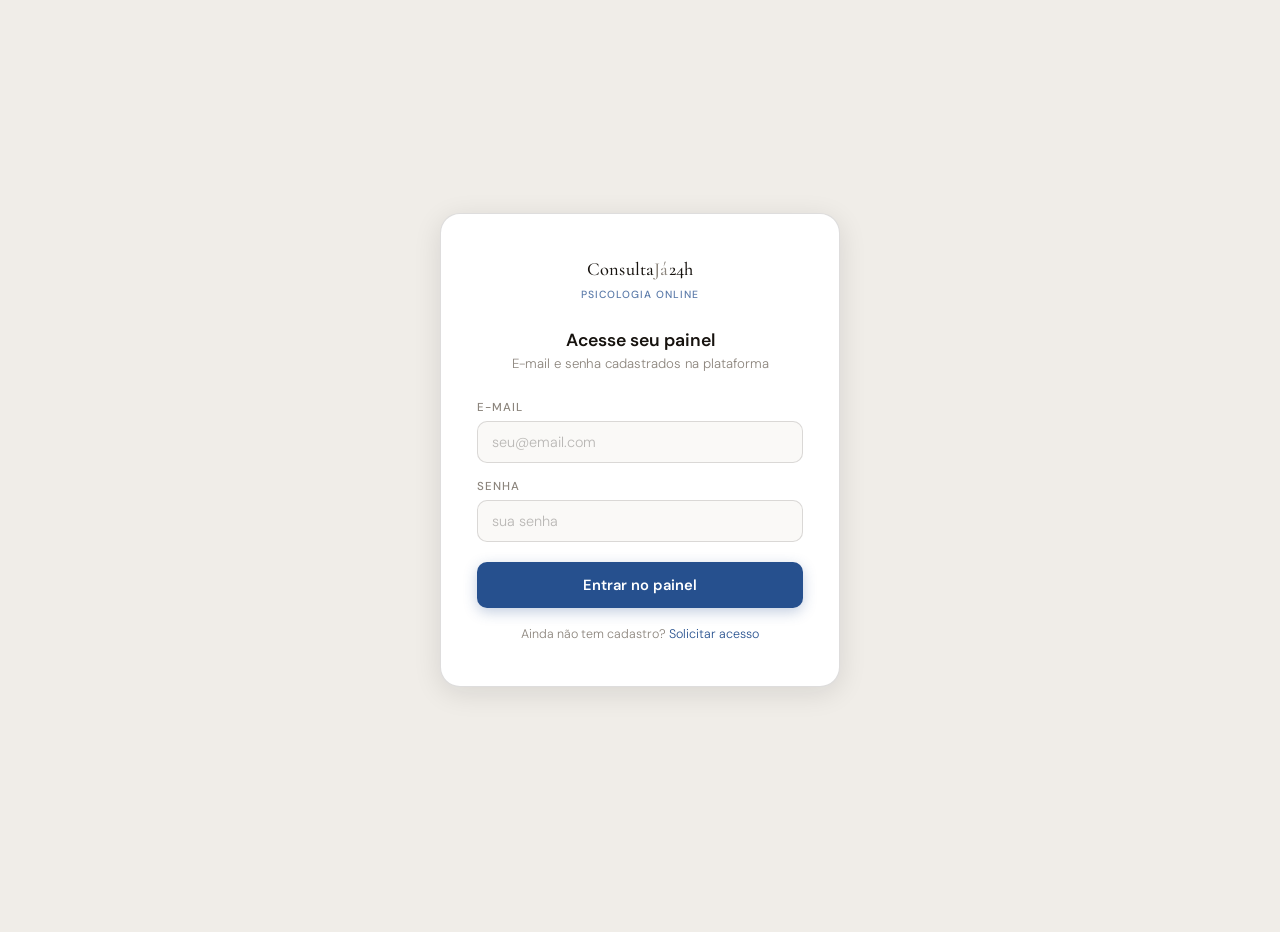
<file: psicologo.html>
<!doctype html>
<html lang="pt-BR">
<head>
<link rel="icon" href="/favicon.ico" type="image/x-icon">
<meta charset="utf-8"/>
<meta name="viewport" content="width=device-width,initial-scale=1"/>
<title>Painel do Psicólogo · ConsultaJá24h</title>
<link rel="preconnect" href="https://fonts.googleapis.com">
<link rel="preconnect" href="https://fonts.gstatic.com" crossorigin>
<link href="https://fonts.googleapis.com/css2?family=Cormorant+Garamond:ital,wght@0,400;0,500;1,400&family=DM+Sans:opsz,wght@9..40,300;9..40,400;9..40,500;9..40,600&display=swap" rel="stylesheet">
<style>
*,*::before,*::after{box-sizing:border-box;margin:0;padding:0}
html{scroll-behavior:smooth;height:100%}
body{font-family:'DM Sans',sans-serif;background:#f0ede8;color:#16120e;-webkit-font-smoothing:antialiased;min-height:100vh}
:root{
  --cream:#f0ede8;
  --white:#ffffff;
  --ink:#16120e;
  --ink-2:#443e38;
  --ink-3:#8c857d;
  --line:rgba(22,18,14,.09);
  --line-mid:rgba(22,18,14,.14);
  --psi:#e8eef7;
  --psi-mid:#8aa4c8;
  --psi-acc:#26508e;
  --psi-dark:#132b50;
  --psi-glow:rgba(38,80,142,.12);
  --card:#ffffff;
  --nav-h:60px;
  --ease:.2s cubic-bezier(.4,0,.2,1);
  --sh:0 2px 12px rgba(22,18,14,.07);
  --sh-md:0 6px 28px rgba(22,18,14,.11);
}
::-webkit-scrollbar{width:4px}
::-webkit-scrollbar-track{background:transparent}
::-webkit-scrollbar-thumb{background:rgba(22,18,14,.12);border-radius:2px}

/* ── LOGIN SCREEN ─────────────────────────────────────────────── */
#screen-login{
  position:fixed;inset:0;z-index:200;
  display:flex;align-items:center;justify-content:center;
  background:var(--cream);
  padding:20px;
}
.login-card{
  width:100%;max-width:400px;
  padding:44px 36px;
  border:1px solid var(--line-mid);
  border-radius:20px;
  background:var(--white);
  box-shadow:var(--sh-md);
}
.login-logo{
  display:flex;align-items:center;justify-content:center;
  gap:8px;margin-bottom:8px;
}
.login-logo-name{
  font-family:'Cormorant Garamond',serif;
  font-size:1.15rem;font-weight:500;
  color:var(--ink);letter-spacing:.01em;
}
.login-logo-name em{color:var(--ink-3);font-style:normal}
.login-logo-badge{
  font-size:.65rem;font-weight:500;
  color:var(--psi-acc);letter-spacing:.1em;text-transform:uppercase;
  text-align:center;margin-bottom:28px;opacity:.75;
}
.login-title{font-size:1.1rem;font-weight:600;margin-bottom:4px;color:var(--ink);text-align:center}
.login-sub{font-size:.83rem;color:var(--ink-3);font-weight:300;text-align:center;margin-bottom:28px}
.field{margin-bottom:16px}
.field label{display:block;font-size:.72rem;font-weight:500;color:var(--ink-3);margin-bottom:6px;letter-spacing:.08em;text-transform:uppercase}
.field input{
  width:100%;padding:11px 14px;border-radius:10px;
  border:1px solid var(--line-mid);
  background:#faf9f7;
  color:var(--ink);font-family:'DM Sans',sans-serif;
  font-size:.9rem;font-weight:300;outline:none;
  transition:border-color var(--ease),box-shadow var(--ease);
}
.field input:focus{border-color:var(--psi-acc);box-shadow:0 0 0 3px var(--psi-glow);background:var(--white)}
.field input::placeholder{color:rgba(22,18,14,.28)}
.btn-login{
  width:100%;padding:13px;border-radius:10px;border:none;
  background:var(--psi-acc);color:#fff;
  font-family:'DM Sans',sans-serif;font-weight:600;font-size:.92rem;
  cursor:pointer;transition:all var(--ease);margin-top:4px;
  box-shadow:0 4px 14px rgba(38,80,142,.28);
}
.btn-login:hover{background:var(--psi-dark);box-shadow:0 6px 20px rgba(38,80,142,.36)}
.btn-login:disabled{opacity:.5;cursor:not-allowed;box-shadow:none}
.login-err{font-size:.8rem;color:#b91c1c;text-align:center;margin-top:12px;display:none;line-height:1.5}
.login-cadastro{text-align:center;margin-top:18px;font-size:.78rem;color:var(--ink-3);font-weight:300}
.login-cadastro a{color:var(--psi-acc);text-decoration:none}
.login-cadastro a:hover{text-decoration:underline}

/* ── APP SCREEN ───────────────────────────────────────────────── */
#screen-app{display:none;min-height:100vh}

/* ── NAV ──────────────────────────────────────────────────────── */
.nav{
  position:sticky;top:0;z-index:100;
  height:var(--nav-h);
  background:rgba(240,237,232,.94);
  backdrop-filter:blur(18px);-webkit-backdrop-filter:blur(18px);
  border-bottom:1px solid var(--line);
  display:flex;align-items:center;padding:0 24px;gap:16px;
}
.nav-brand{display:flex;align-items:center;gap:8px;text-decoration:none;flex-shrink:0}
.nav-brand-name{
  font-family:'Cormorant Garamond',serif;
  font-size:.95rem;font-weight:500;color:var(--ink);letter-spacing:.01em;
}
.nav-brand-name em{color:var(--ink-3);font-style:normal}
.nav-badge{
  font-size:.62rem;font-weight:500;
  color:var(--psi-acc);
  background:var(--psi);
  border:1px solid rgba(38,80,142,.15);
  border-radius:999px;padding:2px 9px;
  letter-spacing:.06em;text-transform:uppercase;
  flex-shrink:0;
}
.nav-dot{
  width:7px;height:7px;border-radius:50%;
  background:var(--psi-acc);flex-shrink:0;
  box-shadow:0 0 0 3px var(--psi-glow);
  animation:pulse 2.5s ease-in-out infinite;
}
@keyframes pulse{
  0%,100%{box-shadow:0 0 0 3px var(--psi-glow)}
  50%{box-shadow:0 0 0 6px rgba(38,80,142,.04)}
}
.nav-spacer{flex:1}
.nav-user{font-size:.82rem;font-weight:400;color:var(--ink-3);flex-shrink:0}
.nav-user strong{color:var(--ink);font-weight:500}
.nav-logout{
  padding:7px 14px;border-radius:8px;
  border:1px solid var(--line-mid);
  background:transparent;color:var(--ink-3);
  font-family:'DM Sans',sans-serif;font-size:.78rem;
  cursor:pointer;transition:all var(--ease);flex-shrink:0;
}
.nav-logout:hover{border-color:rgba(185,28,28,.25);color:#b91c1c}

/* ── MAIN LAYOUT ──────────────────────────────────────────────── */
.app-main{
  max-width:900px;margin:0 auto;
  padding:36px 24px 60px;
}

/* ── WELCOME BLOCK ────────────────────────────────────────────── */
.welcome-block{margin-bottom:32px}
.welcome-label{
  font-size:.68rem;font-weight:600;letter-spacing:.15em;
  text-transform:uppercase;color:var(--psi-acc);opacity:.7;
  margin-bottom:8px;
}
.welcome-h{
  font-family:'Cormorant Garamond',serif;
  font-size:clamp(1.6rem,3.5vw,2.2rem);
  font-weight:400;line-height:1.15;
  color:var(--ink);letter-spacing:-.01em;
  margin-bottom:6px;
}
.welcome-h em{font-style:italic;color:var(--psi-acc)}
.welcome-sub{font-size:.88rem;font-weight:300;color:var(--ink-3);line-height:1.6}

/* ── CARDS GRID ───────────────────────────────────────────────── */
.cards-grid{
  display:grid;
  grid-template-columns:1fr 1fr;
  gap:16px;
}
@media(max-width:640px){.cards-grid{grid-template-columns:1fr}}

.card{
  background:var(--white);
  border:1px solid var(--line);
  border-radius:16px;
  padding:24px;
  box-shadow:var(--sh);
  transition:box-shadow var(--ease),border-color var(--ease);
}
.card:hover{box-shadow:var(--sh-md)}
.card--full{grid-column:1/-1}

.card-label{
  font-size:.65rem;font-weight:600;letter-spacing:.14em;
  text-transform:uppercase;color:var(--psi-acc);opacity:.65;
  margin-bottom:10px;
}
.card-title{
  font-family:'Cormorant Garamond',serif;
  font-size:1.15rem;font-weight:500;color:var(--ink);
  margin-bottom:16px;line-height:1.2;
}
.card-accent{
  height:3px;background:var(--psi-acc);
  border-radius:16px 16px 0 0;
  margin:-24px -24px 20px;
  opacity:.6;
}

/* ── EMPTY STATE ──────────────────────────────────────────────── */
.empty-state{
  text-align:center;padding:28px 16px;
  color:var(--ink-3);font-size:.85rem;font-weight:300;line-height:1.7;
}
.empty-state svg{opacity:.25;margin-bottom:10px}

/* ── PERFIL ROWS ──────────────────────────────────────────────── */
.perfil-row{
  display:flex;flex-direction:column;gap:3px;
  padding:10px 0;
  border-bottom:1px solid var(--line);
}
.perfil-row:last-child{border-bottom:none;padding-bottom:0}
.perfil-row:first-child{padding-top:0}
.perfil-key{
  font-size:.68rem;font-weight:500;letter-spacing:.08em;
  text-transform:uppercase;color:var(--ink-3);
}
.perfil-val{
  font-size:.88rem;font-weight:300;color:var(--ink);line-height:1.55;
}
.perfil-val em{font-style:italic;color:var(--ink-3);font-size:.82rem}

/* ── FOCOS TAGS ───────────────────────────────────────────────── */
.focos-wrap{display:flex;flex-wrap:wrap;gap:5px;margin-top:2px}
.foco-tag{
  font-size:.72rem;font-weight:300;color:var(--ink-2);
  background:var(--cream);border:1px solid var(--line-mid);
  padding:3px 9px;border-radius:6px;
}

/* ── STATUS CARD ──────────────────────────────────────────────── */
.status-badge{
  display:inline-flex;align-items:center;gap:8px;
  background:rgba(26,122,98,.07);
  border:1px solid rgba(26,122,98,.18);
  border-radius:999px;
  padding:6px 14px;
  font-size:.8rem;font-weight:500;color:#1a7a62;
  margin-bottom:12px;
}
.status-dot{
  width:7px;height:7px;border-radius:50%;
  background:#1a7a62;flex-shrink:0;
  animation:pulse-green 2.5s ease-in-out infinite;
}
@keyframes pulse-green{
  0%,100%{box-shadow:0 0 0 0 rgba(26,122,98,.4)}
  50%{box-shadow:0 0 0 5px rgba(26,122,98,0)}
}
.status-sub{font-size:.82rem;font-weight:300;color:var(--ink-3);line-height:1.6}

/* ── AVISO EM BREVE ───────────────────────────────────────────── */
.em-breve-note{
  margin-top:28px;padding:16px 20px;
  background:var(--psi);
  border:1px solid rgba(38,80,142,.1);
  border-radius:12px;
  font-size:.82rem;font-weight:300;color:var(--ink-2);
  line-height:1.65;
  text-align:center;
}

/* ── BTN GHOST ────────────────────────────────────────────────── */
.btn-ghost{
  display:inline-flex;align-items:center;gap:5px;
  font-size:.78rem;font-weight:500;
  color:var(--psi-acc);
  padding:7px 14px;border-radius:8px;
  border:1px solid rgba(38,80,142,.2);
  background:var(--psi);
  cursor:pointer;text-decoration:none;
  transition:all var(--ease);margin-top:14px;
}
.btn-ghost:hover{background:rgba(38,80,142,.12);border-color:rgba(38,80,142,.35)}

/* ── TOAST ────────────────────────────────────────────────────── */
.toast{
  position:fixed;bottom:24px;left:50%;transform:translateX(-50%) translateY(20px);
  z-index:9999;
  background:var(--ink);color:#fff;
  padding:11px 22px;border-radius:999px;
  font-size:.83rem;font-weight:500;
  opacity:0;pointer-events:none;
  transition:opacity .25s,transform .25s;
  white-space:nowrap;
  box-shadow:0 8px 24px rgba(22,18,14,.25);
}
.toast.show{opacity:1;transform:translateX(-50%) translateY(0)}
.toast.error{background:#b91c1c}
.toast.success{background:#1a7a62}

/* ── LOADER ───────────────────────────────────────────────────── */
.loader{
  display:inline-block;width:16px;height:16px;
  border:2px solid rgba(38,80,142,.2);
  border-top-color:var(--psi-acc);
  border-radius:50%;
  animation:spin .7s linear infinite;
  vertical-align:middle;
}
@keyframes spin{to{transform:rotate(360deg)}}

@media(max-width:480px){
  .app-main{padding:24px 16px 48px}
  .card{padding:18px}
  .card-accent{margin:-18px -18px 16px}
  .nav{padding:0 16px}
}
/* ── FOTO E EDIÇÃO DE PERFIL ── */
.foto-wrap{display:flex;align-items:center;gap:16px;margin-bottom:20px}
.foto-avatar{width:72px;height:72px;border-radius:14px;background:var(--psi);border:2px solid rgba(38,80,142,.15);flex-shrink:0;display:flex;align-items:center;justify-content:center;font-size:2rem;overflow:hidden}
.foto-avatar img{width:100%;height:100%;object-fit:cover}
.foto-actions{display:flex;flex-direction:column;gap:6px}
.btn-upload-foto{display:inline-flex;align-items:center;gap:6px;padding:7px 14px;border-radius:8px;border:1px solid rgba(38,80,142,.2);background:var(--psi);color:var(--psi-acc);font-size:.78rem;font-weight:500;cursor:pointer;transition:all .18s;font-family:inherit}
.btn-upload-foto:hover{background:#d6e3f5}
.foto-hint{font-size:.7rem;color:var(--ink-3);font-weight:300}
.edit-overlay{display:none;position:fixed;inset:0;background:rgba(22,18,14,.45);z-index:200;align-items:center;justify-content:center;padding:16px}
.edit-overlay.open{display:flex}
.edit-card{background:#fff;border-radius:16px;padding:28px 24px;width:min(480px,100%);box-shadow:0 16px 56px rgba(22,18,14,.18)}
.edit-card-title{font-size:1rem;font-weight:600;color:var(--ink);margin-bottom:20px}
.edit-field{margin-bottom:14px}
.edit-field label{display:block;font-size:.7rem;font-weight:500;color:var(--ink-3);text-transform:uppercase;letter-spacing:.1em;margin-bottom:5px}
.edit-field input,.edit-field textarea{width:100%;background:#faf9f7;border:1px solid rgba(22,18,14,.15);border-radius:9px;padding:10px 13px;font-family:inherit;font-size:.88rem;font-weight:300;color:var(--ink);outline:none;transition:border .2s}
.edit-field input:focus,.edit-field textarea:focus{border-color:var(--psi-acc);background:#fff}
.edit-field textarea{resize:vertical;min-height:80px;line-height:1.55}
.edit-actions{display:flex;gap:10px;margin-top:20px}
.btn-edit-save{flex:1;padding:11px;border-radius:10px;border:none;background:var(--psi-acc);color:#fff;font-family:inherit;font-size:.88rem;font-weight:600;cursor:pointer;transition:background .2s}
.btn-edit-save:hover{background:var(--psi-dark)}
.btn-edit-save:disabled{opacity:.5;cursor:not-allowed}
.btn-edit-cancel{padding:11px 18px;border-radius:10px;border:1px solid rgba(22,18,14,.15);background:transparent;color:var(--ink-3);font-family:inherit;font-size:.88rem;cursor:pointer}
.edit-msg{font-size:.78rem;margin-top:10px;display:none}
.edit-msg.ok{color:#1a7a62}.edit-msg.err{color:#b91c1c}

/* ── DISPONIBILIDADE MODAL ──────────────────────────────────────── */
.disp-overlay{display:none;position:fixed;inset:0;background:rgba(22,18,14,.45);z-index:200;align-items:flex-start;justify-content:center;padding:16px;overflow-y:auto}
.disp-overlay.open{display:flex}
.disp-card{background:#fff;border-radius:16px;padding:28px 24px;width:min(540px,100%);box-shadow:0 16px 56px rgba(22,18,14,.18);margin:auto}
.disp-card-title{font-size:1rem;font-weight:600;color:var(--ink);margin-bottom:6px}
.disp-card-sub{font-size:.78rem;color:var(--ink-3);font-weight:300;margin-bottom:20px;line-height:1.5}
.dias-grid{display:grid;grid-template-columns:repeat(7,1fr);gap:6px;margin-bottom:20px}
@media(max-width:480px){.dias-grid{grid-template-columns:repeat(4,1fr)}}
.dia-btn{padding:8px 4px;border-radius:10px;border:1px solid var(--line-mid);background:var(--cream);color:var(--ink-3);font-family:inherit;font-size:.72rem;font-weight:500;cursor:pointer;text-align:center;transition:all .18s;user-select:none}
.dia-btn.ativo{background:var(--psi-acc);color:#fff;border-color:var(--psi-acc)}
.horarios-section{margin-bottom:18px}
.horarios-section-label{font-size:.68rem;font-weight:600;letter-spacing:.1em;text-transform:uppercase;color:var(--ink-3);margin-bottom:10px}
.horarios-dia-title{font-size:.82rem;font-weight:500;color:var(--ink);margin:14px 0 8px;padding-bottom:6px;border-bottom:1px solid var(--line)}
.horas-grid{display:flex;flex-wrap:wrap;gap:6px}
.hora-btn{padding:6px 12px;border-radius:8px;border:1px solid var(--line-mid);background:var(--cream);color:var(--ink-3);font-family:inherit;font-size:.78rem;font-weight:400;cursor:pointer;transition:all .18s;user-select:none}
.hora-btn.ativo{background:var(--psi-acc);color:#fff;border-color:var(--psi-acc)}
.disp-resumo{font-size:.78rem;color:var(--ink-3);margin-bottom:16px;line-height:1.6;min-height:20px}
.disp-actions{display:flex;gap:10px;margin-top:4px}

/* ── DISPONIBILIDADE CARD DISPLAY ───────────────────────────────── */
.disp-dia-row{margin-bottom:10px}
.disp-dia-nome{font-size:.72rem;font-weight:600;letter-spacing:.08em;text-transform:uppercase;color:var(--psi-acc);margin-bottom:5px}
.disp-horas-wrap{display:flex;flex-wrap:wrap;gap:5px}
.disp-hora-tag{font-size:.75rem;font-weight:400;color:var(--ink-2);background:var(--psi);border:1px solid rgba(38,80,142,.12);padding:3px 10px;border-radius:6px}

/* ── AGENDAMENTOS LIST ───────────────────────────────────────────── */
.ag-psi-list{display:flex;flex-direction:column;gap:10px;margin-top:4px}
.ag-psi-item{border:1px solid var(--line);border-radius:12px;padding:14px 16px;display:flex;align-items:flex-start;gap:12px;position:relative}
.ag-psi-dot{width:8px;height:8px;border-radius:50%;flex-shrink:0;margin-top:5px}
.ag-psi-dot.confirmado{background:#1a7a62}
.ag-psi-dot.pendente{background:#d97706}
.ag-psi-dot.cancelado{background:#b91c1c;opacity:.5}
.ag-psi-nome{font-size:.9rem;font-weight:500;color:var(--ink)}
.ag-psi-meta{font-size:.76rem;color:var(--ink-3);font-weight:300;margin-top:2px}
.ag-psi-badge{display:inline-block;font-size:.62rem;font-weight:600;letter-spacing:.06em;text-transform:uppercase;padding:2px 7px;border-radius:999px;margin-top:4px}
.ag-psi-badge.confirmado{background:rgba(26,122,98,.1);color:#1a7a62}
.ag-psi-badge.pendente{background:rgba(217,119,6,.1);color:#d97706}
.ag-psi-badge.cancelado{background:rgba(185,28,28,.08);color:#b91c1c}
.btn-meet-psi{display:inline-flex;align-items:center;gap:6px;padding:6px 13px;border-radius:8px;background:rgba(38,80,142,.1);border:1px solid rgba(38,80,142,.2);color:var(--psi-acc);font-size:.75rem;font-weight:600;font-family:'DM Sans',sans-serif;text-decoration:none;margin-top:8px;transition:background var(--ease)}
.btn-meet-psi:hover{background:rgba(38,80,142,.18)}
.btn-cancelar-psi{margin-top:6px;padding:5px 12px;border-radius:7px;background:transparent;border:1px solid rgba(185,28,28,.22);color:#b91c1c;font-family:inherit;font-size:.72rem;font-weight:500;cursor:pointer;transition:all .18s}
.btn-cancelar-psi:hover{background:rgba(185,28,28,.07);border-color:rgba(185,28,28,.4)}
.btn-cancelar-psi:disabled{opacity:.5;cursor:not-allowed}
.link-sessao-wrap{display:flex;gap:6px;align-items:center;margin-top:8px}
.link-sessao-wrap input{flex:1;padding:7px 11px;border-radius:8px;border:1px solid var(--line-mid);background:#faf9f7;color:var(--ink);font-family:'DM Sans',sans-serif;font-size:.78rem;outline:none;transition:border-color var(--ease)}
.link-sessao-wrap input:focus{border-color:var(--psi-acc);background:#fff}
.btn-link-sessao{padding:7px 13px;border-radius:8px;border:none;background:var(--psi-acc);color:#fff;font-family:'DM Sans',sans-serif;font-size:.75rem;font-weight:600;cursor:pointer;white-space:nowrap;transition:opacity .2s}
.btn-link-sessao:hover{opacity:.85}
.btn-link-sessao:disabled{opacity:.5;cursor:not-allowed}
.link-sessao-saved{display:flex;align-items:center;gap:6px;margin-top:8px;font-size:.76rem;color:#1a7a62;font-weight:400}
.link-sessao-saved a{color:var(--psi-acc);text-decoration:underline;font-size:.76rem;word-break:break-all}
.link-sessao-err{font-size:.73rem;color:#b91c1c;margin-top:4px;display:none}
.btn-iniciar-sessao{display:inline-flex;align-items:center;gap:6px;margin-top:8px;padding:7px 14px;border-radius:8px;background:rgba(26,122,98,.1);border:1px solid rgba(26,122,98,.25);color:#1a7a62;font-family:'DM Sans',sans-serif;font-size:.76rem;font-weight:600;cursor:pointer;transition:all .18s}
.btn-iniciar-sessao:hover{background:rgba(26,122,98,.18)}
.btn-iniciar-sessao:disabled{opacity:.5;cursor:not-allowed}

/* ── TOGGLE VISIBILIDADE ────────────────────────────────────────── */
.vis-toggle-row{display:flex;align-items:center;justify-content:space-between;gap:12px;margin-top:14px}
.vis-toggle-label{font-size:.82rem;font-weight:400;color:var(--ink-2);line-height:1.4}
.vis-switch{position:relative;width:42px;height:24px;flex-shrink:0}
.vis-switch input{opacity:0;width:0;height:0;position:absolute}
.vis-switch-track{
  position:absolute;inset:0;border-radius:999px;
  background:rgba(22,18,14,.15);
  cursor:pointer;transition:background .22s;
}
.vis-switch input:checked + .vis-switch-track{background:var(--psi-acc)}
.vis-switch-track::after{
  content:'';position:absolute;top:3px;left:3px;
  width:18px;height:18px;border-radius:50%;
  background:#fff;transition:transform .22s;
  box-shadow:0 1px 4px rgba(22,18,14,.2);
}
.vis-switch input:checked + .vis-switch-track::after{transform:translateX(18px)}
.vis-aviso{
  display:none;margin-top:12px;padding:10px 14px;
  background:rgba(217,119,6,.08);
  border:1px solid rgba(217,119,6,.22);
  border-radius:10px;
  font-size:.78rem;color:#92400e;font-weight:400;line-height:1.5;
}
.vis-aviso.show{display:block}
</style>
</head>
<body>

<!-- ── LOGIN ─────────────────────────────────────────────────── -->
<div id="screen-login">
  <div class="login-card">
    <div class="login-logo">
      <div class="login-logo-name">Consulta<em>Já</em>24h</div>
    </div>
    <div class="login-logo-badge">Psicologia Online</div>
    <div class="login-title">Acesse seu painel</div>
    <p class="login-sub">E-mail e senha cadastrados na plataforma</p>
    <div class="field">
      <label>E-mail</label>
      <input type="email" id="inp-email" placeholder="seu@email.com" autocomplete="email"/>
    </div>
    <div class="field">
      <label>Senha</label>
      <input type="password" id="inp-senha" placeholder="sua senha" autocomplete="current-password"/>
    </div>
    <button class="btn-login" id="btn-login">Entrar no painel</button>
    <div class="login-err" id="login-err"></div>
    <p class="login-cadastro">
      Ainda não tem cadastro? <a href="/psicologo-cadastro">Solicitar acesso</a>
    </p>
  </div>
</div>

<!-- ── APP ───────────────────────────────────────────────────── -->
<div id="screen-app">

  <nav class="nav">
    <a href="/psicologo" class="nav-brand">
      <div class="nav-dot"></div>
      <span class="nav-brand-name">Consulta<em>Já</em>24h</span>
    </a>
    <span class="nav-badge">Psicologia</span>
    <div class="nav-spacer"></div>
    <span class="nav-user" id="nav-user-name"></span>
    <button class="nav-logout" onclick="fazerLogout()">Sair</button>
  </nav>

  <main class="app-main">

    <!-- BOAS-VINDAS -->
    <div class="welcome-block">
      <div class="welcome-label">Área profissional</div>
      <h1 class="welcome-h">Olá, <em id="nome-display">psicólogo</em></h1>
      <p class="welcome-sub" id="welcome-sub">Bem-vindo à sua área profissional.</p>
    </div>

    <div class="cards-grid">

      <!-- PRÓXIMOS ATENDIMENTOS -->
      <div class="card card--full">
        <div class="card-accent"></div>
        <div class="card-label">Agenda</div>
        <div class="card-title">Próximos atendimentos</div>
        <div class="empty-state" id="atendimentos-empty">
          <svg width="28" height="28" viewBox="0 0 24 24" fill="none" stroke="currentColor" stroke-width="1.5" display="block" style="margin:0 auto 10px"><rect x="3" y="4" width="18" height="18" rx="2"/><line x1="16" y1="2" x2="16" y2="6"/><line x1="8" y1="2" x2="8" y2="6"/><line x1="3" y1="10" x2="21" y2="10"/></svg>
          Nenhum atendimento agendado no momento.<br>
          <span style="font-size:.78rem;opacity:.7">Os próximos agendamentos aparecerão aqui assim que forem marcados.</span>
        </div>
        <div class="ag-psi-list" id="ag-psi-list" style="display:none"></div>
      </div>

      <!-- PERFIL PROFISSIONAL -->
      <div class="card card--full" id="card-perfil">
        <div class="card-accent"></div>
        <div class="card-label">Cadastro</div>
        <div class="card-title">Perfil profissional</div>
        <!-- Foto -->
        <div class="foto-wrap">
          <div class="foto-avatar" id="painel-avatar">👤</div>
          <div class="foto-actions">
            <label class="btn-upload-foto">
              <svg width="12" height="12" viewBox="0 0 24 24" fill="none" stroke="currentColor" stroke-width="2.5"><path d="M21 15v4a2 2 0 0 1-2 2H5a2 2 0 0 1-2-2v-4"/><polyline points="17 8 12 3 7 8"/><line x1="12" y1="3" x2="12" y2="15"/></svg>
              Alterar foto
              <input type="file" id="inp-foto" accept="image/*" style="display:none" onchange="uploadFoto(this)"/>
            </label>
            <span class="foto-hint">JPG, PNG ou WEBP · máx 5MB</span>
          </div>
        </div>
        <div id="perfil-rows"></div>
        <a href="#" class="btn-ghost" id="btn-editar-perfil" onclick="abrirEditPerfil(event)">
          <svg width="12" height="12" viewBox="0 0 24 24" fill="none" stroke="currentColor" stroke-width="2.5"><path d="M11 4H4a2 2 0 0 0-2 2v14a2 2 0 0 0 2 2h14a2 2 0 0 0 2-2v-7"/><path d="M18.5 2.5a2.121 2.121 0 0 1 3 3L12 15l-4 1 1-4 9.5-9.5z"/></svg>
          Editar perfil
        </a>
      </div>

      <!-- DISPONIBILIDADE -->
      <div class="card">
        <div class="card-accent"></div>
        <div class="card-label">Agenda</div>
        <div class="card-title">Disponibilidade</div>
        <div id="disp-display"><em style="font-size:.82rem;color:var(--ink-3);font-weight:300">Nenhuma disponibilidade cadastrada.</em></div>
        <a href="#" class="btn-ghost" style="display:inline-flex;margin-top:14px" onclick="abrirEditDisp();return false;">
          <svg width="12" height="12" viewBox="0 0 24 24" fill="none" stroke="currentColor" stroke-width="2.5"><circle cx="12" cy="12" r="10"/><polyline points="12 6 12 12 16 14"/></svg>
          Editar disponibilidade
        </a>
      </div>

      <!-- STATUS NA PLATAFORMA -->
      <div class="card">
        <div class="card-accent"></div>
        <div class="card-label">Plataforma</div>
        <div class="card-title">Status</div>
        <div class="status-badge">
          <span class="status-dot"></span>
          Perfil ativo
        </div>
        <p class="status-sub">Cadastro aprovado pela equipe.</p>

        <!-- Toggle visibilidade pública -->
        <div class="vis-toggle-row">
          <span class="vis-toggle-label">Aparecer no site para novos pacientes</span>
          <label class="vis-switch">
            <input type="checkbox" id="chk-visivel" onchange="alterarVisibilidade(this.checked)"/>
            <span class="vis-switch-track"></span>
          </label>
        </div>
        <div class="vis-aviso" id="vis-aviso">
          ⚠️ Seu perfil está oculto e não aparece para novos pacientes.
        </div>
      </div>

    </div>

    <div class="em-breve-note">
      Em breve você poderá acompanhar seus pacientes, agenda completa e histórico de sessões por aqui.
    </div>

  </main>
</div>

<!-- MODAL EDIÇÃO DE PERFIL -->
<div class="edit-overlay" id="edit-overlay" onclick="fecharEditPerfil(event)">
  <div class="edit-card">
    <div class="edit-card-title">Editar perfil</div>
    <div class="edit-field">
      <label>CRP (número)</label>
      <input type="text" id="edit-crp" placeholder="Ex: 12345"/>
    </div>
    <div class="edit-field">
      <label>Apresentação</label>
      <textarea id="edit-apresentacao" rows="4" placeholder="Breve apresentação para os pacientes"></textarea>
    </div>
    <div class="edit-field">
      <label>Abordagem</label>
      <input type="text" id="edit-abordagem" placeholder="Ex: Terapia Cognitivo-Comportamental"/>
    </div>
    <div class="edit-field">
      <label>Focos de atendimento</label>
      <input type="text" id="edit-focos" placeholder="Ex: Ansiedade, autoestima, luto"/>
    </div>
    <div class="edit-msg" id="edit-msg"></div>
    <div class="edit-actions">
      <button class="btn-edit-cancel" onclick="fecharEditPerfil()">Cancelar</button>
      <button class="btn-edit-save" id="btn-edit-save" onclick="salvarPerfil()">Salvar</button>
    </div>
  </div>
</div>


<!-- MODAL DISPONIBILIDADE -->
<div class="disp-overlay" id="disp-overlay" onclick="fecharEditDisp(event)">
  <div class="disp-card">
    <div class="disp-card-title">Configurar disponibilidade</div>
    <p class="disp-card-sub">Selecione os dias e depois marque os horários avulsos em que você atende.</p>
    <div class="horarios-section-label">Dias da semana</div>
    <div class="dias-grid" id="dias-grid"></div>
    <div id="horas-por-dia"></div>
    <div class="disp-resumo" id="disp-resumo">Nenhum horário selecionado.</div>
    <p id="disp-modal-msg" style="display:none;font-size:.78rem;color:#b91c1c;margin-bottom:10px"></p>
    <div class="disp-actions">
      <button class="btn-edit-cancel" onclick="fecharEditDisp()">Cancelar</button>
      <button class="btn-edit-save" id="btn-disp-save" onclick="salvarDisponibilidade()">Salvar</button>
    </div>
  </div>
</div>

<div class="toast" id="toast"></div>

<script src="./api-config.js"></script>
<script>
const API = window.API_BASE_URL || 'https://triagem-api.onrender.com';

// Mapeamento UF → número do conselho regional CRP (CFP oficial)
function formatarCRP(crp, uf) {
  var mapa = {
    AC:21, AL:15, AM:20, AP:21, BA:03, CE:11, DF:01, ES:16,
    GO:09, MA:22, MG:04, MS:14, MT:10, PA:10, PB:13, PE:02,
    PI:22, PR:08, RJ:05, RN:12, RO:20, RR:20, RS:07, SC:12,
    SE:15, SP:06, TO:09
  };
  var regional = mapa[String(uf || '').toUpperCase()];
  var numero   = String(crp || '').replace(/\D/g, '');
  if (!numero) return '';
  return regional ? ('CRP ' + regional + '/' + numero) : ('CRP ' + numero + '/' + String(uf || '').toUpperCase());
}

// ── helpers ──────────────────────────────────────────────────────
function getToken() { return localStorage.getItem('psi_token') || ''; }

function escHtml(s) {
  return String(s || '').replace(/&/g,'&amp;').replace(/</g,'&lt;').replace(/>/g,'&gt;');
}

async function safeJson(res) {
  try { return await res.json(); } catch(e) { return {}; }
}

async function apiFetch(path, opts = {}) {
  const token = getToken();
  const headers = { ...(opts.headers || {}) };
  if (token && !headers['Authorization']) {
    headers['Authorization'] = 'Bearer ' + token;
  }
  if (opts.json) {
    headers['Content-Type'] = 'application/json';
    opts.body = JSON.stringify(opts.json);
    delete opts.json;
  }
  const res = await fetch(API + path, { ...opts, headers });
  if (res.status === 401) {
    mostrarToast('Sessão expirada. Faça login novamente.', 'error');
    fazerLogout();
    return {};
  }
  return safeJson(res);
}

let toastTimer = null;
function mostrarToast(msg, tipo = 'info') {
  const t = document.getElementById('toast');
  t.textContent = msg;
  t.className = 'toast ' + tipo + ' show';
  clearTimeout(toastTimer);
  toastTimer = setTimeout(() => t.classList.remove('show'), 3500);
}

// ── LOGIN ─────────────────────────────────────────────────────────
async function fazerLogin() {
  const email = document.getElementById('inp-email').value.trim();
  const senha = document.getElementById('inp-senha').value;
  const err   = document.getElementById('login-err');
  const btn   = document.getElementById('btn-login');

  err.style.display = 'none';
  if (!email || !senha) {
    err.textContent = 'Preencha e-mail e senha.';
    err.style.display = 'block';
    return;
  }

  btn.disabled = true;
  btn.innerHTML = '<span class="loader"></span> Entrando...';

  try {
    const res  = await fetch(API + '/api/psicologo/login', {
      method: 'POST',
      headers: { 'Content-Type': 'application/json' },
      body: JSON.stringify({ email, senha })
    });
    const data = await safeJson(res);

    if (!res.ok || !data.ok) {
      err.textContent = data.error || 'E-mail ou senha incorretos.';
      err.style.display = 'block';
      return;
    }

    localStorage.setItem('psi_token', data.token);
    entrarApp(data.psicologo);

  } catch(e) {
    err.textContent = 'Erro de conexão: ' + e.message;
    err.style.display = 'block';
  } finally {
    btn.disabled = false;
    btn.textContent = 'Entrar no painel';
  }
}

// ── APP ───────────────────────────────────────────────────────────
function entrarApp(psi) {
  document.getElementById('screen-login').style.display = 'none';
  document.getElementById('screen-app').style.display = 'block';
  renderPainel(psi);
  carregarAgendamentosPsi();
}

function fazerLogout() {
  localStorage.removeItem('psi_token');
  document.getElementById('screen-login').style.display = 'flex';
  document.getElementById('screen-app').style.display = 'none';
  document.getElementById('login-err').style.display = 'none';
  document.getElementById('inp-email').value = '';
  document.getElementById('inp-senha').value = '';
}

function renderPainel(p) {
  if (!p) return;

  // Nav
  document.getElementById('nav-user-name').innerHTML =
    '<strong>' + escHtml(p.nome_exibicao || p.nome) + '</strong>';

  // Boas-vindas
  const primeiroNome = (p.nome_exibicao || p.nome || '').split(' ')[0];
  document.getElementById('nome-display').textContent = primeiroNome;
  document.getElementById('welcome-sub').textContent =
    p.ativo ? 'Seu perfil está ativo na plataforma.' : 'Seu perfil está em análise pela equipe.';

  // Foto
  const avatarEl = document.getElementById('painel-avatar');
  if (avatarEl) {
    avatarEl.innerHTML = p.foto_url
      ? '<img src="' + escHtml(p.foto_url) + '" alt="Foto">'
      : '👤';
  }

  // Perfil rows
  const rows = [
    { key: 'Nome de exibição', val: p.nome_exibicao || p.nome },
    { key: 'CRP',              val: p.crp ? formatarCRP(p.crp, p.uf) : null },
    { key: 'Abordagem',        val: p.abordagem },
    { key: 'Focos',            val: p.focos, tipo: 'focos' },
    { key: 'Valor da sessão',  val: p.valor_sessao ? 'R$ ' + p.valor_sessao : null },
    { key: 'Avaliação psicológica', val: p.tem_avaliacao
        ? 'Sim' + (p.valor_avaliacao ? ' · R$ ' + p.valor_avaliacao : '')
        : 'Não oferece' },
    { key: 'Apresentação',     val: p.apresentacao },
  ];

  const container = document.getElementById('perfil-rows');
  container.innerHTML = rows.filter(r => r.val).map(r => {
    if (r.tipo === 'focos' && r.val) {
      const tags = r.val.split(/[,;]+/).map(f => f.trim()).filter(Boolean);
      const tagsHtml = tags.map(t => '<span class="foco-tag">' + escHtml(t) + '</span>').join('');
      return '<div class="perfil-row"><div class="perfil-key">' + escHtml(r.key) + '</div>'
           + '<div class="focos-wrap">' + tagsHtml + '</div></div>';
    }
    return '<div class="perfil-row"><div class="perfil-key">' + escHtml(r.key) + '</div>'
         + '<div class="perfil-val">' + escHtml(r.val) + '</div></div>';
  }).join('');

  // Disponibilidade
  try {
    const dispObj = p.disponibilidade ? JSON.parse(p.disponibilidade) : {};
    renderDispDisplay(dispObj);
  } catch(e) {
    renderDispDisplay({});
  }

  // Status card: ajusta se pendente
  if (!p.ativo) {
    const badge = document.querySelector('.status-badge');
    const sub   = document.querySelector('.status-sub');
    if (badge) {
      badge.style.background = 'rgba(217,119,6,.07)';
      badge.style.border     = '1px solid rgba(217,119,6,.2)';
      badge.style.color      = '#b45309';
      badge.innerHTML = '<span style="width:7px;height:7px;border-radius:50%;background:#b45309;flex-shrink:0"></span> Em análise';
    }
    if (sub) sub.textContent = 'Seu cadastro está sendo avaliado pela equipe. Você receberá um e-mail assim que for aprovado.';
  }

  // Visibilidade pública
  aplicarVisibilidade(p.visivel !== false);
}

// ── UPLOAD DE FOTO ────────────────────────────────────────────────
async function uploadFoto(input) {
  const file = input.files[0];
  if (!file) return;
  if (!file.type.startsWith('image/')) { mostrarToast('Apenas imagens são aceitas.', 'error'); return; }
  if (file.size > 5 * 1024 * 1024) { mostrarToast('Imagem deve ter no máximo 5MB.', 'error'); return; }

  const avatarEl = document.getElementById('painel-avatar');
  avatarEl.innerHTML = '<span style="font-size:.7rem;color:var(--ink-3)">Enviando…</span>';

  const formData = new FormData();
  formData.append('foto', file);

  try {
    const token = getToken();
    const res = await fetch(API + '/api/psicologo/foto', {
      method: 'POST',
      headers: { 'Authorization': 'Bearer ' + token },
      body: formData,
    });
    const data = await res.json();
    if (!data.ok) throw new Error(data.error || 'Erro ao enviar foto');
    // Recarrega /me para garantir que disponibilidade e demais dados não sumam
    const me = await apiFetch('/api/psicologo/me');
    if (me.ok && me.psicologo) renderPainel(me.psicologo);
    else avatarEl.innerHTML = '<img src="' + escHtml(data.foto_url) + '" alt="Foto">';
    mostrarToast('Foto atualizada com sucesso.', 'success');
  } catch(e) {
    avatarEl.innerHTML = '👤';
    mostrarToast('Erro ao enviar foto: ' + e.message, 'error');
  }
  input.value = '';
}

// ── EDIÇÃO DE PERFIL ──────────────────────────────────────────────
let _perfilAtual = {};

function abrirEditPerfil(evt) {
  if (evt) evt.preventDefault();
  // Pré-preenche com dados atuais via /me
  apiFetch('/api/psicologo/me').then(d => {
    if (!d.ok) return;
    const p = d.psicologo;
    _perfilAtual = p;
    document.getElementById('edit-crp').value          = p.crp          || '';
    document.getElementById('edit-apresentacao').value = p.apresentacao || '';
    document.getElementById('edit-abordagem').value    = p.abordagem    || '';
    document.getElementById('edit-focos').value        = p.focos        || '';
    const msg = document.getElementById('edit-msg');
    msg.style.display = 'none';
    document.getElementById('edit-overlay').classList.add('open');
  });
}

function fecharEditPerfil(evt) {
  if (evt && evt.target !== document.getElementById('edit-overlay')) return;
  document.getElementById('edit-overlay').classList.remove('open');
}

async function salvarPerfil() {
  const crp          = document.getElementById('edit-crp').value.trim();
  const apresentacao = document.getElementById('edit-apresentacao').value.trim();
  const abordagem    = document.getElementById('edit-abordagem').value.trim();
  const focos        = document.getElementById('edit-focos').value.trim();
  const btn = document.getElementById('btn-edit-save');
  const msg = document.getElementById('edit-msg');

  btn.disabled = true; btn.textContent = 'Salvando…';
  msg.style.display = 'none';

  try {
    const data = await apiFetch('/api/psicologo/perfil', {
      method: 'PATCH',
      json: { crp, apresentacao, abordagem, focos }
    });
    if (!data.ok) throw new Error(data.error || 'Erro ao salvar');

    // Atualiza painel com novos dados via /me
    const me = await apiFetch('/api/psicologo/me');
    if (me.ok && me.psicologo) renderPainel(me.psicologo);

    document.getElementById('edit-overlay').classList.remove('open');
    mostrarToast('Perfil atualizado com sucesso.', 'success');
  } catch(e) {
    msg.textContent = e.message;
    msg.className = 'edit-msg err';
    msg.style.display = 'block';
  } finally {
    btn.disabled = false; btn.textContent = 'Salvar';
  }
}

// ── DISPONIBILIDADE ───────────────────────────────────────────────
const DIAS_SEMANA = ['Dom','Seg','Ter','Qua','Qui','Sex','Sáb'];
const HORAS_DIA   = ['07:00','08:00','09:00','10:00','11:00','12:00','13:00','14:00','15:00','16:00','17:00','18:00','19:00','20:00','21:00'];

// Estado da edição de disponibilidade: { 0: ['09:00','10:00'], 1: [...], ... }
let _dispAtual = {};

function renderDispDisplay(dispObj) {
  const el = document.getElementById('disp-display');
  if (!dispObj || !Object.keys(dispObj).length) {
    el.innerHTML = `<em style="font-size:.82rem;color:var(--ink-3);font-weight:300">Nenhuma disponibilidade cadastrada.</em>`;
    return;
  }
  const dias = Object.keys(dispObj).sort((a,b)=>a-b);
  el.innerHTML = dias.map(d => {
    const horas = (dispObj[d] || []).sort();
    if (!horas.length) return '';
    const tagsHtml = horas.map(h => `<span class="disp-hora-tag">${h}</span>`).join('');
    return `<div class="disp-dia-row"><div class="disp-dia-nome">${DIAS_SEMANA[d]}</div><div class="disp-horas-wrap">${tagsHtml}</div></div>`;
  }).filter(Boolean).join('');
}

function abrirEditDisp() {
  // Carrega estado atual do servidor
  apiFetch('/api/psicologo/me').then(d => {
    if (!d.ok) return;
    try {
      _dispAtual = JSON.parse(d.psicologo.disponibilidade || '{}');
    } catch(e) { _dispAtual = {}; }
    renderDispModal();
    document.getElementById('disp-overlay').classList.add('open');
  });
}

function fecharEditDisp(evt) {
  if (evt && evt.target !== document.getElementById('disp-overlay')) return;
  document.getElementById('disp-overlay').classList.remove('open');
}

function renderDispModal() {
  // Dias
  const diasGrid = document.getElementById('dias-grid');
  diasGrid.innerHTML = DIAS_SEMANA.map((nome, i) => {
    const ativo = _dispAtual[i] && _dispAtual[i].length > 0 ? 'ativo' : '';
    return `<button class="dia-btn ${ativo}" onclick="toggleDia(${i},this)">${nome}</button>`;
  }).join('');
  renderHorasModal();
  atualizarResumo();
}

function toggleDia(idx, btn) {
  if (_dispAtual[idx] && _dispAtual[idx].length > 0) {
    delete _dispAtual[idx];
    btn.classList.remove('ativo');
  } else {
    _dispAtual[idx] = [];
    btn.classList.add('ativo');
  }
  renderHorasModal();
  atualizarResumo();
}

function renderHorasModal() {
  const diasAtivos = Object.keys(_dispAtual).map(Number).sort((a,b)=>a-b);
  const wrap = document.getElementById('horas-por-dia');
  if (!diasAtivos.length) { wrap.innerHTML = '<p style="font-size:.78rem;color:var(--ink-3);margin-bottom:12px">Selecione pelo menos um dia acima.</p>'; return; }
  wrap.innerHTML = `<div class="horarios-section-label" style="margin-bottom:10px">Horários por dia</div>` +
    diasAtivos.map(d => {
      const horas = _dispAtual[d] || [];
      const btns = HORAS_DIA.map(h => {
        const at = horas.includes(h) ? 'ativo' : '';
        return `<button class="hora-btn ${at}" onclick="toggleHora(${d},'${h}',this)">${h}</button>`;
      }).join('');
      return `<div class="horarios-dia-title">${DIAS_SEMANA[d]}</div><div class="horas-grid">${btns}</div>`;
    }).join('');
}

function toggleHora(diaIdx, hora, btn) {
  if (!_dispAtual[diaIdx]) _dispAtual[diaIdx] = [];
  const pos = _dispAtual[diaIdx].indexOf(hora);
  if (pos >= 0) { _dispAtual[diaIdx].splice(pos, 1); btn.classList.remove('ativo'); }
  else          { _dispAtual[diaIdx].push(hora);      btn.classList.add('ativo'); }
  // Se removeu todos os horários do dia, desmarca o botão do dia
  if (_dispAtual[diaIdx].length === 0) {
    delete _dispAtual[diaIdx];
    document.querySelectorAll('#dias-grid .dia-btn')[diaIdx]?.classList.remove('ativo');
  }
  atualizarResumo();
}

function atualizarResumo() {
  const dias = Object.keys(_dispAtual).map(Number).sort((a,b)=>a-b);
  if (!dias.length) { document.getElementById('disp-resumo').textContent = 'Nenhum horário selecionado.'; return; }
  const txt = dias.map(d => {
    const horas = (_dispAtual[d] || []).sort();
    return DIAS_SEMANA[d] + ': ' + (horas.length ? horas.join(', ') : 'nenhum horário');
  }).join(' · ');
  document.getElementById('disp-resumo').textContent = txt;
}

async function salvarDisponibilidade() {
  const msg = document.getElementById('disp-modal-msg');
  const btn = document.getElementById('btn-disp-save');
  msg.style.display = 'none';
  btn.disabled = true; btn.textContent = 'Salvando…';

  // Filtra dias sem horários
  const limpo = {};
  for (const [k, v] of Object.entries(_dispAtual)) {
    if (v && v.length > 0) limpo[k] = v;
  }

  try {
    const data = await apiFetch('/api/psicologo/disponibilidade', {
      method: 'PATCH',
      json: { disponibilidade: JSON.stringify(limpo) }
    });
    if (!data.ok) throw new Error(data.error || 'Erro ao salvar');
    renderDispDisplay(limpo);
    document.getElementById('disp-overlay').classList.remove('open');
    mostrarToast('Disponibilidade atualizada.', 'success');
  } catch(e) {
    msg.textContent = e.message;
    msg.style.display = 'block';
  } finally {
    btn.disabled = false; btn.textContent = 'Salvar';
  }
}

// ── INIT ──────────────────────────────────────────────────────────
// ── AGENDAMENTOS DO PSICÓLOGO ─────────────────────────────────────
async function carregarAgendamentosPsi() {
  try {
    const data = await apiFetch('/api/psicologo/agendamentos');
    const empty = document.getElementById('atendimentos-empty');
    const lista = document.getElementById('ag-psi-list');
    if (!data.ok || !data.agendamentos || data.agendamentos.length === 0) {
      empty.style.display = 'block';
      lista.style.display = 'none';
      return;
    }
    // Mostra só futuros + pendentes recentes (últimos 7 dias passados)
    const limite = new Date(Date.now() - 7 * 24 * 60 * 60 * 1000);
    const filtrados = data.agendamentos.filter(ag =>
      new Date(ag.horario_agendado) >= limite
    );
    if (filtrados.length === 0) {
      empty.style.display = 'block';
      lista.style.display = 'none';
      return;
    }
    empty.style.display = 'none';
    lista.style.display = 'flex';
    lista.innerHTML = filtrados.map(ag => {
      const status = ag.pagamento_status === 'confirmado' ? 'confirmado'
                   : ag.status === 'cancelado'            ? 'cancelado'
                   : 'pendente';
      const statusLabel = { confirmado: 'Confirmado', pendente: 'Aguardando pagamento', cancelado: 'Cancelado' }[status];
      const tipo = ag.tipo_consulta === 'avaliacao' ? 'Avaliação psicológica' : 'Psicoterapia';
      const podeCancelar = status !== 'cancelado' && ag.pagamento_status !== 'confirmado';
      const cancelBtn = podeCancelar
        ? `<button class="btn-cancelar-psi" onclick="cancelarAgendamentoPsi(${ag.id}, this)">Cancelar</button>`
        : '';
      const valor = ag.valor_cobrado
        ? ' · R$ ' + parseFloat(ag.valor_cobrado).toFixed(2).replace('.', ',')
        : '';
      const data_hora = new Date(ag.horario_agendado).toLocaleString('pt-BR', {
        timeZone: 'America/Fortaleza', day: '2-digit', month: '2-digit',
        year: 'numeric', hour: '2-digit', minute: '2-digit'
      });

      // ── Bloco de link da sessão (apenas para confirmados)
      let linkBlock = '';
      if (status === 'confirmado') {
        if (ag.link_sessao) {
          // Link já cadastrado: exibe com botão "Iniciar sessão"
          linkBlock = `
            <div class="link-sessao-saved">
              <svg width="12" height="12" viewBox="0 0 24 24" fill="none" stroke="currentColor" stroke-width="2.5"><path d="M10 13a5 5 0 0 0 7.54.54l3-3a5 5 0 0 0-7.07-7.07l-1.72 1.71"/><path d="M14 11a5 5 0 0 0-7.54-.54l-3 3a5 5 0 0 0 7.07 7.07l1.71-1.71"/></svg>
              Link: <a href="${escHtml(ag.link_sessao)}" target="_blank" rel="noopener">${escHtml(ag.link_sessao)}</a>
            </div>
            <div style="display:flex;gap:6px;flex-wrap:wrap;margin-top:4px">
              <button class="btn-iniciar-sessao" onclick="iniciarSessaoPsi(${ag.id}, this)">
                <svg width="12" height="12" viewBox="0 0 24 24" fill="none" stroke="currentColor" stroke-width="2.5"><polygon points="23 7 16 12 23 17 23 7"/><rect x="1" y="5" width="15" height="14" rx="2"/></svg>
                ${ag.iniciado_em ? 'Retomar sessão' : 'Iniciar sessão'}
              </button>
              <button class="btn-ghost" style="margin-top:0;padding:6px 12px;font-size:.72rem" onclick="mostrarEditLink(${ag.id})">Alterar link</button>
            </div>
            <div id="link-sessao-edit-${ag.id}" style="display:none;margin-top:8px">
              <div class="link-sessao-wrap">
                <input type="url" id="inp-link-${ag.id}" placeholder="https://meet.google.com/xxx-xxxx-xxx" value="${escHtml(ag.link_sessao)}"/>
                <button class="btn-link-sessao" onclick="salvarLinkSessao(${ag.id})">Salvar</button>
              </div>
              <div class="link-sessao-err" id="link-err-${ag.id}"></div>
            </div>`;
        } else {
          // Sem link ainda: exibe campo para informar
          linkBlock = `
            <div style="font-size:.75rem;color:var(--ink-3);margin-top:8px">🔗 Informe o link desta sessão:</div>
            <div class="link-sessao-wrap" style="margin-top:4px">
              <input type="url" id="inp-link-${ag.id}" placeholder="https://meet.google.com/xxx-xxxx-xxx"/>
              <button class="btn-link-sessao" onclick="salvarLinkSessao(${ag.id})">Salvar link</button>
            </div>
            <div class="link-sessao-err" id="link-err-${ag.id}"></div>`;
        }
      }

      return `<div class="ag-psi-item" id="ag-psi-item-${ag.id}">
        <div class="ag-psi-dot ${status}"></div>
        <div style="flex:1">
          <div class="ag-psi-nome">${escHtml(ag.paciente_nome)}</div>
          <div class="ag-psi-meta">${escHtml(tipo)} · ${data_hora}${escHtml(valor)}</div>
          <span class="ag-psi-badge ${status}">${statusLabel}</span>
          ${linkBlock}
          ${cancelBtn}
        </div>
      </div>`;
    }).join('');
  } catch(e) {
    console.error('[AG-PSI] Erro ao carregar agendamentos:', e.message);
  }
}

function mostrarEditLink(agId) {
  const el = document.getElementById('link-sessao-edit-' + agId);
  if (el) el.style.display = el.style.display === 'none' ? 'block' : 'none';
}

async function salvarLinkSessao(agId) {
  const inp = document.getElementById('inp-link-' + agId);
  const err = document.getElementById('link-err-' + agId);
  if (!inp) return;
  const link = inp.value.trim();
  err.style.display = 'none';
  if (!link) { err.textContent = 'Informe o link da sessão.'; err.style.display = 'block'; return; }
  if (!/^https?:\/\//i.test(link)) { err.textContent = 'Link inválido. Use https://...'; err.style.display = 'block'; return; }

  inp.disabled = true;
  const btn = inp.nextElementSibling;
  const btnOrig = btn.textContent;
  btn.disabled = true; btn.textContent = 'Salvando…';

  try {
    const d = await apiFetch(`/api/psicologo/sessao/${agId}/link`, {
      method: 'PATCH',
      json: { link_sessao: link }
    });
    if (!d.ok) throw new Error(d.error || 'Erro ao salvar link');
    mostrarToast('Link da sessão salvo com sucesso.', 'success');
    // Recarrega a lista para refletir o novo link
    await carregarAgendamentosPsi();
  } catch(e) {
    err.textContent = e.message;
    err.style.display = 'block';
    inp.disabled = false;
    btn.disabled = false; btn.textContent = btnOrig;
  }
}

async function iniciarSessaoPsi(agId, btn) {
  btn.disabled = true;
  const orig = btn.textContent;
  btn.textContent = 'Abrindo…';
  try {
    const d = await apiFetch(`/api/psicologo/sessao/${agId}/iniciar`, { method: 'POST' });
    if (!d.ok) throw new Error(d.error || 'Erro ao iniciar sessão');
    window.open(d.link_meet, '_blank', 'noopener');
    mostrarToast('Sessão iniciada. Abrindo Google Meet…', 'success');
    await carregarAgendamentosPsi();
  } catch(e) {
    mostrarToast(e.message, 'error');
    btn.disabled = false; btn.textContent = orig;
  }
}

async function cancelarAgendamentoPsi(id, btn) {
  if (!confirm('Cancelar este agendamento? O horário será liberado imediatamente na sua agenda.')) return;
  btn.disabled = true;
  btn.textContent = 'Cancelando…';
  try {
    const data = await apiFetch(`/api/psicologo/agendamento/${id}`, { method: 'DELETE' });
    if (data.ok) {
      const item = document.getElementById(`ag-psi-item-${id}`);
      if (item) {
        item.querySelector('.ag-psi-dot').className = 'ag-psi-dot cancelado';
        item.querySelector('.ag-psi-badge').className = 'ag-psi-badge cancelado';
        item.querySelector('.ag-psi-badge').textContent = 'Cancelado';
        btn.remove();
      }
      mostrarToast('Agendamento cancelado. Horário liberado.', 'success');
    } else {
      mostrarToast(data.error || 'Erro ao cancelar.', 'error');
      btn.disabled = false;
      btn.textContent = 'Cancelar';
    }
  } catch(e) {
    mostrarToast('Erro de conexão. Tente novamente.', 'error');
    btn.disabled = false;
    btn.textContent = 'Cancelar';
  }
}


// ── VISIBILIDADE PÚBLICA ──────────────────────────────────────────
function aplicarVisibilidade(visivel) {
  const chk   = document.getElementById('chk-visivel');
  const aviso = document.getElementById('vis-aviso');
  if (chk)   chk.checked = !!visivel;
  if (aviso) aviso.classList.toggle('show', !visivel);
}

async function alterarVisibilidade(visivel) {
  const chk = document.getElementById('chk-visivel');
  if (chk) chk.disabled = true;
  try {
    const data = await apiFetch('/api/psicologo/visibilidade', {
      method: 'PATCH',
      json: { visivel }
    });
    if (data.ok) {
      aplicarVisibilidade(visivel);
      mostrarToast(
        visivel ? 'Perfil visível no site.' : 'Perfil ocultado. Você não aparece para novos pacientes.',
        visivel ? 'success' : 'info'
      );
    } else {
      mostrarToast(data.error || 'Erro ao alterar visibilidade.', 'error');
      if (chk) chk.checked = !visivel; // revert
    }
  } catch(e) {
    mostrarToast('Erro de conexão.', 'error');
    if (chk) chk.checked = !visivel;
  } finally {
    if (chk) chk.disabled = false;
  }
}

(function init() {
  const token = getToken();
  if (!token) return;
  apiFetch('/api/psicologo/me').then(d => {
    if (d.ok && d.psicologo) entrarApp(d.psicologo);
  }).catch(() => fazerLogout());
})();

document.getElementById('btn-login').addEventListener('click', fazerLogin);
document.getElementById('inp-senha').addEventListener('keydown', e => {
  if (e.key === 'Enter') fazerLogin();
});
document.getElementById('inp-email').addEventListener('keydown', e => {
  if (e.key === 'Enter') document.getElementById('inp-senha').focus();
});
</script>

<!-- ── PATCH: widget de saldo financeiro ─────────────────────────
     REQUER: rota GET /api/psicologo/saldo
  ─────────────────────────────────────────────────────────────── -->

<!-- ── SALDO FINANCEIRO ─────────────────────────────────────────── -->
<style>
.saldo-section { max-width: 860px; margin: 32px auto; padding: 0 20px; }
.saldo-header  { font-family: 'Cormorant Garamond', serif; font-size: 1.4rem; font-weight: 500; color: #16120e; margin-bottom: 4px; }
.saldo-sub     { font-size: .82rem; color: #8c857d; font-weight: 300; margin-bottom: 20px; }

.saldo-cards   { display: grid; grid-template-columns: repeat(auto-fill, minmax(180px, 1fr)); gap: 12px; margin-bottom: 28px; }
.saldo-card    { background: #fff; border: 1px solid rgba(22,18,14,.09); border-radius: 14px; padding: 18px 20px; box-shadow: 0 2px 12px rgba(22,18,14,.06); }
.saldo-card-label { font-size: .67rem; font-weight: 600; text-transform: uppercase; letter-spacing: .12em; color: #8c857d; margin-bottom: 8px; }
.saldo-card-val   { font-family: 'Cormorant Garamond', serif; font-size: 1.7rem; font-weight: 500; color: #16120e; line-height: 1; }
.saldo-card-val.verde   { color: #1a7a62; }
.saldo-card-val.azul    { color: #26508e; }
.saldo-card-val.laranja { color: #b45309; }
.saldo-card-note { font-size: .68rem; color: #8c857d; margin-top: 4px; font-weight: 300; }

.saldo-table-wrap { background: #fff; border: 1px solid rgba(22,18,14,.09); border-radius: 14px; overflow: hidden; box-shadow: 0 2px 12px rgba(22,18,14,.06); }
.saldo-table-head { padding: 14px 20px; border-bottom: 1px solid rgba(22,18,14,.07); display: flex; align-items: center; justify-content: space-between; }
.saldo-table-title { font-size: .85rem; font-weight: 600; color: #16120e; }
.saldo-table-info  { font-size: .75rem; color: #8c857d; }
table.saldo-table  { width: 100%; border-collapse: collapse; font-size: .82rem; }
table.saldo-table th { text-align: left; padding: 10px 20px; font-size: .68rem; font-weight: 600; text-transform: uppercase; letter-spacing: .1em; color: #8c857d; border-bottom: 1px solid rgba(22,18,14,.07); background: #faf9f7; }
table.saldo-table td { padding: 12px 20px; border-bottom: 1px solid rgba(22,18,14,.05); color: #443e38; vertical-align: middle; }
table.saldo-table tr:last-child td { border-bottom: none; }
table.saldo-table tr:hover td { background: #faf9f7; }
.saldo-badge { display: inline-block; font-size: .68rem; font-weight: 500; padding: 2px 8px; border-radius: 6px; }
.saldo-badge.confirmado { background: rgba(26,122,98,.1); color: #1a7a62; }
.saldo-badge.pendente   { background: rgba(180,83,9,.1);  color: #b45309; }
.saldo-badge.pix        { background: rgba(38,80,142,.08); color: #26508e; }
.saldo-badge.cartao     { background: rgba(88,28,135,.08); color: #6b21a8; }
.saldo-empty { text-align: center; padding: 40px 20px; color: #8c857d; font-size: .85rem; }
@media(max-width:600px) {
  .saldo-cards { grid-template-columns: 1fr 1fr; }
  table.saldo-table th:nth-child(3),
  table.saldo-table td:nth-child(3) { display: none; }
}
</style>

<div class="saldo-section" id="saldo-section">
  <div class="saldo-header">Financeiro</div>
  <div class="saldo-sub">Valores dos atendimentos com pagamento confirmado · comissão da plataforma já descontada</div>

  <!-- KPIs -->
  <div class="saldo-cards" id="saldo-cards">
    <div class="saldo-card"><div class="saldo-card-label">Total recebido (bruto)</div><div class="saldo-card-val" id="sk-bruto">—</div><div class="saldo-card-note">valor pago pelos pacientes</div></div>
    <div class="saldo-card"><div class="saldo-card-label">Seu repasse líquido</div><div class="saldo-card-val verde" id="sk-repasse">—</div><div class="saldo-card-note" id="sk-comissao-note">após comissão da plataforma</div></div>
    <div class="saldo-card"><div class="saldo-card-label">Já transferido</div><div class="saldo-card-val azul" id="sk-pago">—</div><div class="saldo-card-note">repasses realizados</div></div>
    <div class="saldo-card"><div class="saldo-card-label">Aguardando repasse</div><div class="saldo-card-val laranja" id="sk-pendente">—</div><div class="saldo-card-note">a transferir</div></div>
    <div class="saldo-card"><div class="saldo-card-label">Sessões confirmadas</div><div class="saldo-card-val" id="sk-sessoes">—</div><div class="saldo-card-note">com pagamento confirmado</div></div>
  </div>

  <!-- Tabela detalhada -->
  <div class="saldo-table-wrap">
    <div class="saldo-table-head">
      <span class="saldo-table-title">Histórico de atendimentos</span>
      <span class="saldo-table-info" id="sk-comissao-pct"></span>
    </div>
    <div id="saldo-table-body">
      <div class="saldo-empty">Carregando…</div>
    </div>
  </div>
</div>

<script>
(function carregarSaldo() {
  const API = window.API_BASE_URL || 'https://triagem-api.onrender.com';
  const token = localStorage.getItem('psi_token'); // ajuste para o nome do token do psicólogo

  function fmt(v) { return 'R$ ' + parseFloat(v||0).toFixed(2).replace('.',','); }
  function fmtData(iso) {
    if (!iso) return '—';
    return new Date(iso).toLocaleString('pt-BR', { timeZone: 'America/Fortaleza', day:'2-digit', month:'2-digit', year:'numeric', hour:'2-digit', minute:'2-digit' });
  }

  fetch(API + '/api/psicologo/saldo', {
    headers: { Authorization: 'Bearer ' + token }
  })
  .then(r => r.json())
  .then(data => {
    if (!data.ok) { document.getElementById('saldo-table-body').innerHTML = `<div class="saldo-empty">Erro ao carregar: ${data.error || 'tente novamente'}</div>`; return; }

    const r = data.resumo;
    document.getElementById('sk-bruto').textContent     = fmt(r.total_bruto);
    document.getElementById('sk-repasse').textContent   = fmt(r.total_repasse);
    document.getElementById('sk-pago').textContent      = fmt(r.total_pago);
    document.getElementById('sk-pendente').textContent  = fmt(r.total_pendente);
    document.getElementById('sk-sessoes').textContent   = r.total_sessoes;
    document.getElementById('sk-comissao-note').textContent = `após ${data.comissao_pct}% de comissão`;
    document.getElementById('sk-comissao-pct').textContent  = `Comissão da plataforma: ${data.comissao_pct}%`;

    if (!data.sessoes.length) {
      document.getElementById('saldo-table-body').innerHTML = '<div class="saldo-empty">Nenhum atendimento com pagamento confirmado ainda.</div>';
      return;
    }

    const linhas = data.sessoes.map(s => {
      const metodo = s.pagamento_metodo === 'cartao'
        ? '<span class="saldo-badge cartao">Cartão</span>'
        : '<span class="saldo-badge pix">PIX</span>';
      const repasse = s.valor_repasse ? fmt(s.valor_repasse) : '—';
      const statusRep = s.pago_psicologo
        ? '<span class="saldo-badge confirmado">✓ Transferido</span>'
        : '<span class="saldo-badge pendente">Aguardando</span>';
      return `<tr>
        <td><strong>${s.paciente_nome || '—'}</strong><br><span style="font-size:.72rem;color:#8c857d">${fmtData(s.horario_agendado)}</span></td>
        <td>${fmt(s.valor_cobrado)}<br><span style="font-size:.72rem;color:#1a7a62;font-weight:500">→ ${repasse} p/ você</span></td>
        <td>${metodo}</td>
        <td>${statusRep}</td>
      </tr>`;
    }).join('');

    document.getElementById('saldo-table-body').innerHTML = `
      <table class="saldo-table">
        <thead><tr>
          <th>Paciente / Data</th>
          <th>Valor</th>
          <th>Método</th>
          <th>Repasse</th>
        </tr></thead>
        <tbody>${linhas}</tbody>
      </table>`;
  })
  .catch(() => {
    document.getElementById('saldo-table-body').innerHTML = '<div class="saldo-empty">Erro de conexão ao carregar financeiro.</div>';
  });
})();
</script>
</body>
</html>
</file>
